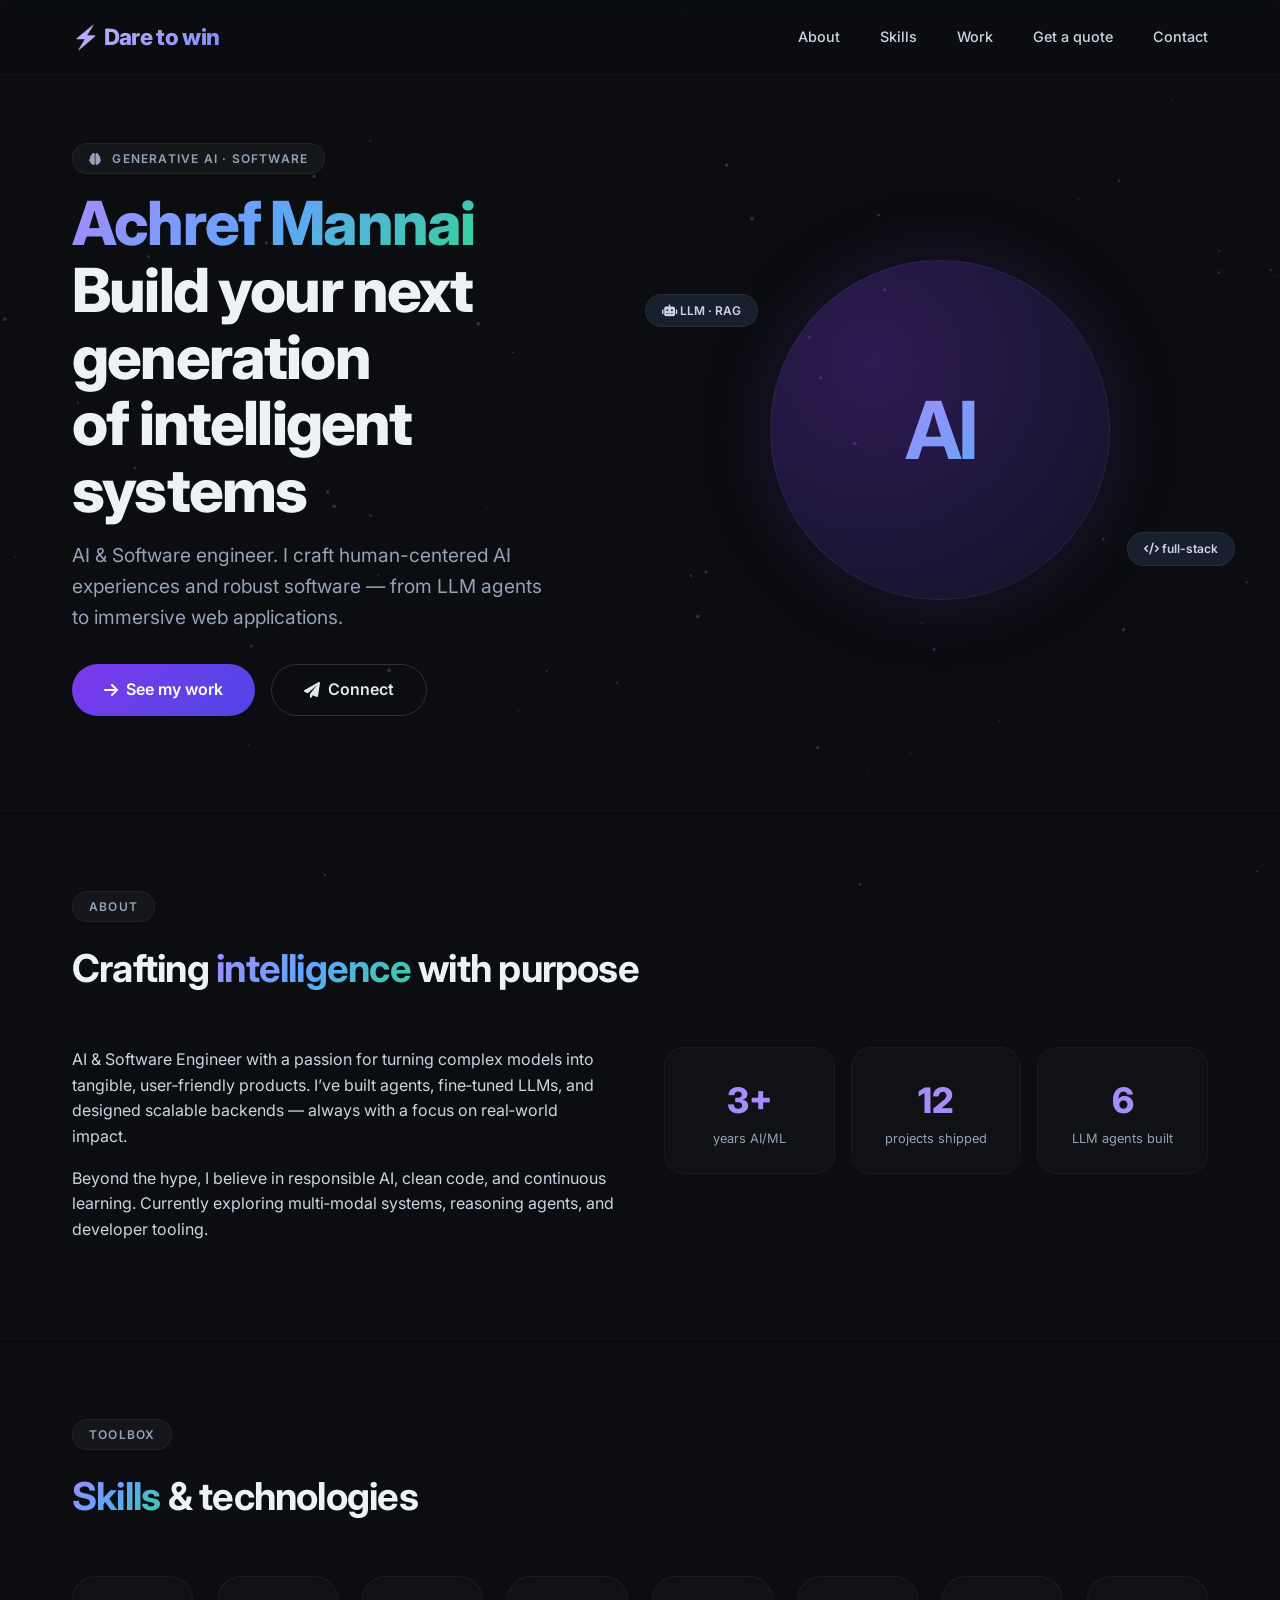
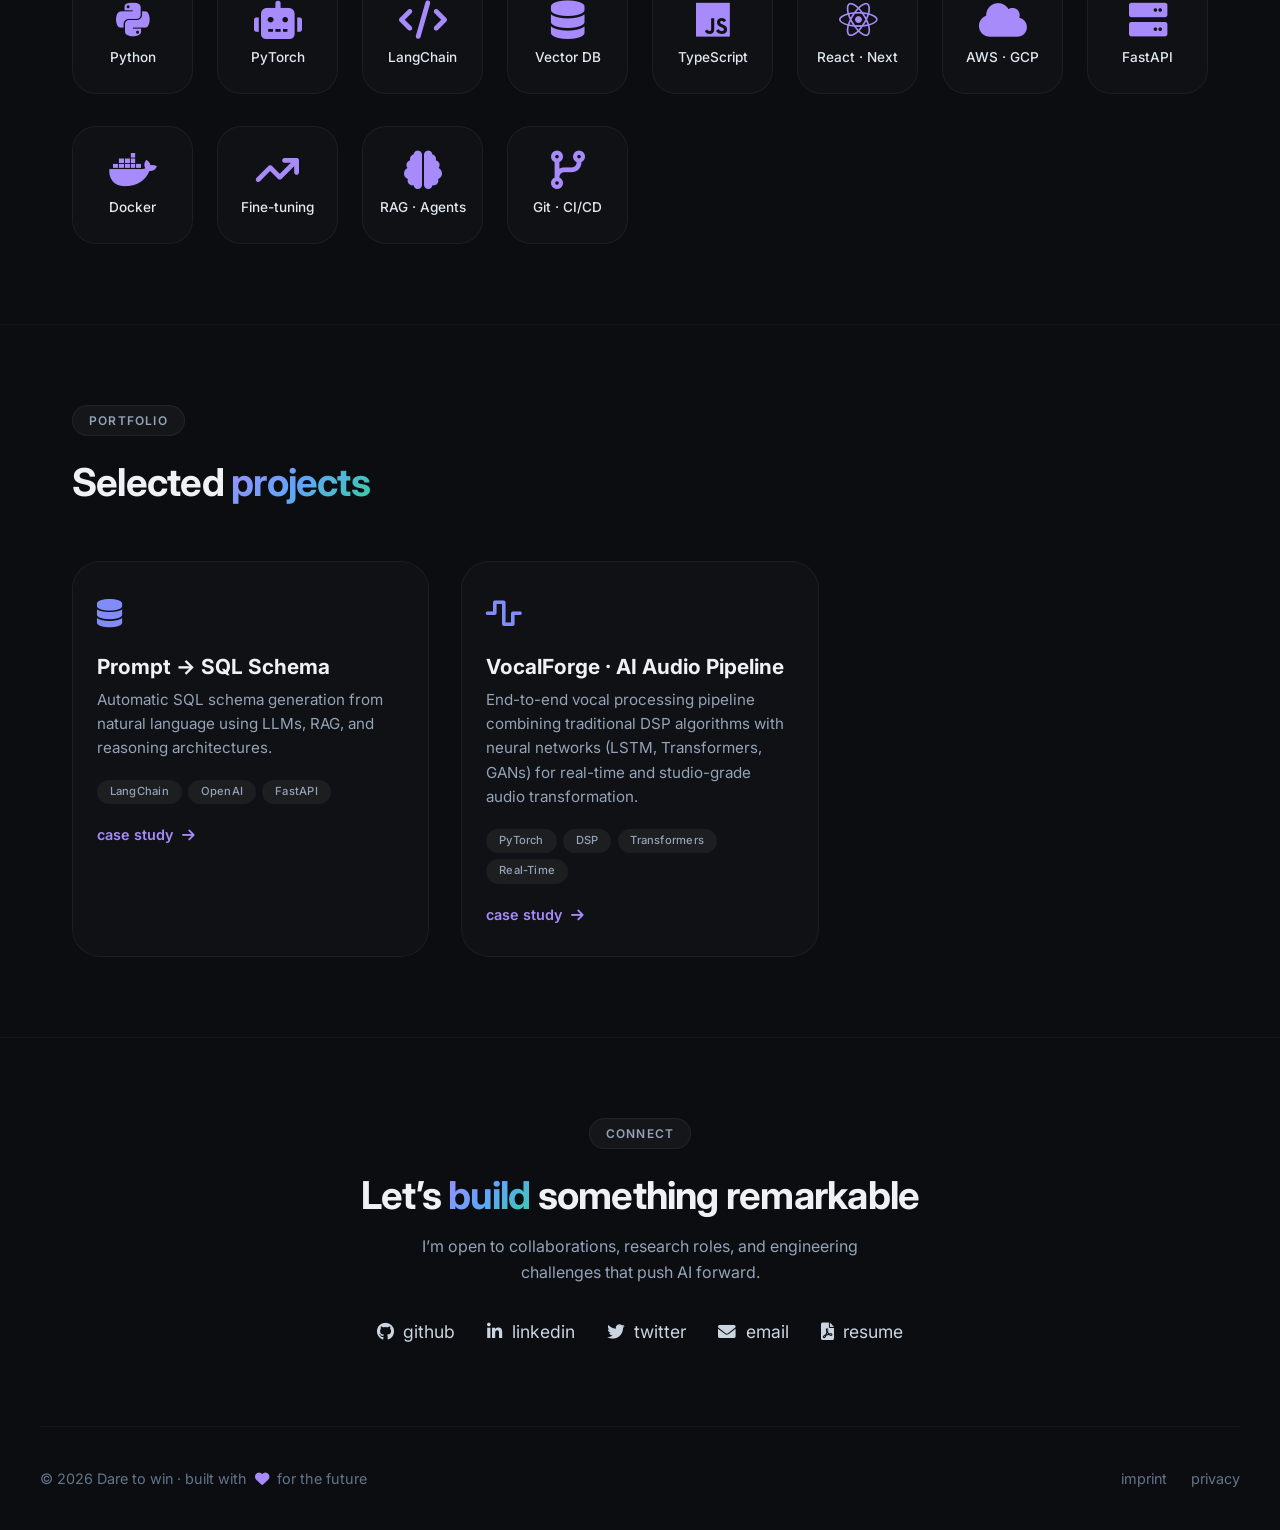
<file: index.html>
<!DOCTYPE html>
<html lang="en">
<head>
    <meta charset="UTF-8">
    <meta name="viewport" content="width=device-width, initial-scale=1.0">
    <title>Achref Mannai · Generative AI & Software Engineer</title>
    <!-- Google tag (gtag.js) -->
    <script async src="https://www.googletagmanager.com/gtag/js?id=G-N3D9GHY493"></script>
    <script>
      window.dataLayer = window.dataLayer || [];
      function gtag(){dataLayer.push(arguments);}
      gtag('js', new Date());
    
      gtag('config', 'G-N3D9GHY493');
    </script>
    <!-- Fonts & Icons -->
    <link rel="preconnect" href="https://fonts.googleapis.com">
    <link rel="preconnect" href="https://fonts.gstatic.com" crossorigin>
    <link href="https://fonts.googleapis.com/css2?family=Inter:opsz,wght@14..32,300;14..32,400;14..32,600;14..32,700;14..32,800&display=swap" rel="stylesheet">
    <link rel="stylesheet" href="https://cdnjs.cloudflare.com/ajax/libs/font-awesome/6.0.0-beta3/css/all.min.css">
    <style>
        * {
            margin: 0;
            padding: 0;
            box-sizing: border-box;
        }

        body {
            background: #0b0d10;
            font-family: 'Inter', -apple-system, BlinkMacSystemFont, sans-serif;
            color: #eef2f6;
            line-height: 1.6;
            overflow-x: hidden;
        }

        .container {
            max-width: 1200px;
            margin: 0 auto;
            padding: 0 2rem;
        }

        /* ---- gradient & glow ---- */
        .glow-text {
            background: linear-gradient(135deg, #a78bfa, #60a5fa, #34d399);
            -webkit-background-clip: text;
            background-clip: text;
            color: transparent;
            display: inline-block;
        }

        .section-badge {
            display: inline-block;
            font-size: 0.75rem;
            font-weight: 600;
            letter-spacing: 0.1em;
            text-transform: uppercase;
            color: #94a3b8;
            background: rgba(255, 255, 255, 0.04);
            padding: 0.3rem 1rem;
            border-radius: 100px;
            border: 1px solid rgba(255, 255, 255, 0.06);
            margin-bottom: 1rem;
        }

        h2 {
            font-size: 2.4rem;
            font-weight: 700;
            letter-spacing: -0.02em;
            margin-bottom: 0.5rem;
        }

        /* ---- header / nav ---- */
        nav {
            position: fixed;
            top: 0;
            left: 0;
            right: 0;
            z-index: 50;
            padding: 1.2rem 0;
            background: rgba(11, 13, 16, 0.7);
            backdrop-filter: blur(16px);
            border-bottom: 1px solid rgba(255, 255, 255, 0.04);
        }

        .nav-inner {
            display: flex;
            justify-content: space-between;
            align-items: center;
        }

        .logo {
            font-weight: 800;
            font-size: 1.4rem;
            letter-spacing: -0.03em;
            background: linear-gradient(135deg, #c4b5fd, #818cf8);
            -webkit-background-clip: text;
            background-clip: text;
            color: transparent;
        }

        .nav-links {
            display: flex;
            gap: 2.5rem;
            list-style: none;
        }

        .nav-links a {
            color: #cbd5e1;
            text-decoration: none;
            font-size: 0.9rem;
            font-weight: 500;
            transition: color 0.2s;
        }

        .nav-links a:hover {
            color: #a78bfa;
        }

        /* ---- hero ---- */
        .hero {
            padding: 8rem 0 5rem;
            min-height: 90vh;
            display: flex;
            align-items: center;
            position: relative;
        }

        .hero-grid {
            display: grid;
            grid-template-columns: 1fr 1fr;
            gap: 4rem;
            align-items: center;
        }

        .hero-content h1 {
            font-size: 3.8rem;
            font-weight: 800;
            line-height: 1.1;
            letter-spacing: -0.03em;
            margin-bottom: 1rem;
        }

        .hero-content p {
            font-size: 1.2rem;
            color: #94a3b8;
            max-width: 480px;
            margin-bottom: 2rem;
        }

        .hero-cta {
            display: flex;
            flex-wrap: wrap;
            gap: 1rem;
        }

        .btn-primary {
            background: linear-gradient(135deg, #7c3aed, #4f46e5);
            border: none;
            padding: 0.75rem 2rem;
            border-radius: 60px;
            font-weight: 600;
            color: white;
            cursor: pointer;
            transition: transform 0.2s, box-shadow 0.2s;
            text-decoration: none;
            display: inline-flex;
            align-items: center;
            gap: 0.5rem;
        }

        .btn-primary:hover {
            transform: translateY(-2px);
            box-shadow: 0 12px 30px -8px rgba(79, 70, 229, 0.4);
        }

        .btn-outline {
            background: transparent;
            border: 1px solid rgba(255, 255, 255, 0.15);
            padding: 0.75rem 2rem;
            border-radius: 60px;
            font-weight: 600;
            color: #e2e8f0;
            cursor: pointer;
            transition: background 0.2s;
            text-decoration: none;
            display: inline-flex;
            align-items: center;
            gap: 0.5rem;
        }

        .btn-outline:hover {
            background: rgba(255, 255, 255, 0.05);
        }

        .hero-visual {
            display: flex;
            justify-content: center;
            align-items: center;
            position: relative;
        }

        .orb {
            width: 340px;
            height: 340px;
            border-radius: 50%;
            background: radial-gradient(circle at 30% 30%, rgba(124, 58, 237, 0.3), rgba(79, 70, 229, 0.1));
            border: 1px solid rgba(255, 255, 255, 0.06);
            display: flex;
            justify-content: center;
            align-items: center;
            animation: float 6s ease-in-out infinite;
            box-shadow: 0 0 80px rgba(124, 58, 237, 0.15);
        }

        .orb-inner {
            font-size: 5rem;
            font-weight: 700;
            background: linear-gradient(135deg, #a78bfa, #60a5fa);
            -webkit-background-clip: text;
            background-clip: text;
            color: transparent;
            letter-spacing: -0.05em;
        }

        @keyframes float {
            0% { transform: translateY(0px); }
            50% { transform: translateY(-18px); }
            100% { transform: translateY(0px); }
        }

        .floating-tag {
            position: absolute;
            background: rgba(30, 41, 59, 0.7);
            backdrop-filter: blur(8px);
            padding: 0.4rem 1rem;
            border-radius: 60px;
            font-size: 0.75rem;
            font-weight: 600;
            border: 1px solid rgba(255, 255, 255, 0.06);
            color: #cbd5e1;
            white-space: nowrap;
        }

        .tag-1 { top: 10%; left: -5%; }
        .tag-2 { bottom: 10%; right: -5%; }

        /* ---- section common ---- */
        section {
            padding: 5rem 0;
            border-top: 1px solid rgba(255, 255, 255, 0.04);
        }

        .section-header {
            margin-bottom: 3rem;
        }

        /* ---- skills grid (icon + label) ---- */
        .skills-grid {
            display: grid;
            grid-template-columns: repeat(auto-fit, minmax(120px, 1fr));
            gap: 2rem 1.5rem;
            margin-top: 1.5rem;
        }

        .skill-item {
            background: rgba(255, 255, 255, 0.02);
            border: 1px solid rgba(255, 255, 255, 0.05);
            border-radius: 24px;
            padding: 1.5rem 0.5rem;
            text-align: center;
            transition: background 0.2s, transform 0.2s;
        }

        .skill-item:hover {
            background: rgba(255, 255, 255, 0.05);
            transform: translateY(-4px);
        }

        .skill-item i {
            font-size: 2.4rem;
            color: #a78bfa;
            margin-bottom: 0.5rem;
        }

        .skill-item span {
            display: block;
            font-size: 0.85rem;
            font-weight: 500;
            color: #e2e8f0;
        }

        /* ---- projects ---- */
        .projects-grid {
            display: grid;
            grid-template-columns: repeat(auto-fill, minmax(280px, 1fr));
            gap: 2rem;
        }

        .project-card {
            background: rgba(255, 255, 255, 0.02);
            border: 1px solid rgba(255, 255, 255, 0.05);
            border-radius: 28px;
            padding: 1.8rem 1.5rem;
            transition: background 0.2s, transform 0.2s, border-color 0.2s;
        }

        .project-card:hover {
            background: rgba(255, 255, 255, 0.04);
            transform: translateY(-6px);
            border-color: rgba(124, 58, 237, 0.3);
        }

        .project-icon {
            font-size: 1.8rem;
            color: #818cf8;
            margin-bottom: 0.8rem;
        }

        .project-card h3 {
            font-size: 1.3rem;
            font-weight: 700;
            margin-bottom: 0.3rem;
        }

        .project-card p {
            color: #94a3b8;
            font-size: 0.95rem;
            margin-bottom: 1.2rem;
        }

        .project-tags {
            display: flex;
            flex-wrap: wrap;
            gap: 0.4rem;
        }

        .project-tags span {
            background: rgba(255, 255, 255, 0.05);
            padding: 0.2rem 0.8rem;
            border-radius: 40px;
            font-size: 0.7rem;
            font-weight: 500;
            color: #94a3b8;
            letter-spacing: 0.02em;
        }

        .project-link {
            display: inline-block;
            margin-top: 1.2rem;
            color: #a78bfa;
            font-weight: 600;
            text-decoration: none;
            font-size: 0.9rem;
            transition: color 0.2s;
        }

        .project-link i {
            margin-left: 0.3rem;
            transition: transform 0.2s;
        }

        .project-link:hover {
            color: #c4b5fd;
        }

        .project-link:hover i {
            transform: translateX(4px);
        }

        /* ---- about / stats ---- */
        .about-grid {
            display: grid;
            grid-template-columns: 1fr 1fr;
            gap: 3rem;
            align-items: start;
        }

        .about-text p {
            color: #cbd5e1;
            margin-bottom: 1rem;
        }

        .stats {
            display: grid;
            grid-template-columns: repeat(3, 1fr);
            gap: 1rem;
        }

        .stat-item {
            background: rgba(255, 255, 255, 0.02);
            border-radius: 20px;
            padding: 1.5rem 0.5rem;
            text-align: center;
            border: 1px solid rgba(255, 255, 255, 0.04);
        }

        .stat-number {
            font-size: 2.2rem;
            font-weight: 800;
            color: #a78bfa;
        }

        .stat-label {
            font-size: 0.8rem;
            color: #94a3b8;
        }

        /* ---- contact ---- */
        .contact-links {
            display: flex;
            gap: 2rem;
            flex-wrap: wrap;
            margin-top: 1.5rem;
        }

        .contact-links a {
            color: #cbd5e1;
            text-decoration: none;
            font-size: 1.1rem;
            display: inline-flex;
            align-items: center;
            gap: 0.6rem;
            transition: color 0.2s;
        }

        .contact-links a:hover {
            color: #a78bfa;
        }

        /* ---- footer ---- */
        .footer {
            padding: 2.5rem 0;
            border-top: 1px solid rgba(255, 255, 255, 0.04);
            display: flex;
            justify-content: space-between;
            align-items: center;
            flex-wrap: wrap;
            gap: 1rem;
            color: #64748b;
            font-size: 0.9rem;
        }

        /* ---- responsive ---- */
        @media (max-width: 900px) {
            .hero-grid {
                grid-template-columns: 1fr;
                text-align: center;
            }
            .hero-content p {
                margin-left: auto;
                margin-right: auto;
            }
            .hero-cta {
                justify-content: center;
            }
            .hero-visual {
                order: -1;
            }
            .orb {
                width: 220px;
                height: 220px;
            }
            .orb-inner {
                font-size: 3rem;
            }
            .tag-1, .tag-2 {
                display: none;
            }
            .about-grid {
                grid-template-columns: 1fr;
            }
            .stats {
                grid-template-columns: repeat(3, 1fr);
            }
            h2 {
                font-size: 2rem;
            }
            .nav-links {
                gap: 1.5rem;
            }
        }

        @media (max-width: 500px) {
            .nav-links {
                gap: 0.8rem;
                font-size: 0.8rem;
            }
            .hero-content h1 {
                font-size: 2.4rem;
            }
            .projects-grid {
                grid-template-columns: 1fr;
            }
        }

        /* small extra glow */
        .glow-border {
            border-image: linear-gradient(135deg, #7c3aed20, #4f46e520) 1;
        }

        ::selection {
            background: #7c3aed;
            color: white;
        }

        /* custom scroll */
        ::-webkit-scrollbar {
            width: 8px;
        }
        ::-webkit-scrollbar-track {
            background: #0b0d10;
        }
        ::-webkit-scrollbar-thumb {
            background: #2d2f3a;
            border-radius: 8px;
        }
        ::-webkit-scrollbar-thumb:hover {
            background: #4f46e5;
        }
    </style>
</head>
<body>
    <nav>
        <div class="container nav-inner">
            <span class="logo">⚡ Dare to win</span>
            <ul class="nav-links">
                <li><a href="#about">About</a></li>
                <li><a href="#skills">Skills</a></li>
                <li><a href="#projects">Work</a></li>
                <li><a href="quote.html">Get a quote</a></li>
                <li><a href="#contact">Contact</a></li>
            </ul>
        </div>
    </nav>

    <!-- HERO -->
    <section class="hero" id="home">
        <div class="container hero-grid">
            <div class="hero-content">
                <span class="section-badge"><i class="fas fa-brain" style="margin-right: 6px;"></i> Generative AI · Software</span>
                <h1>
                    <span class="glow-text">Achref Mannai</span><br>
                    Build your next generation<br>
                    of intelligent systems
                </h1>
                <p>AI & Software engineer. I craft human-centered AI experiences and robust software — from LLM agents to immersive web applications.</p>
                <div class="hero-cta">
                    <a href="#projects" class="btn-primary"><i class="fas fa-arrow-right"></i> See my work</a>
                    <a href="#contact" class="btn-outline"><i class="fas fa-paper-plane"></i> Connect</a>
                </div>
            </div>
            <div class="hero-visual">
                <div class="orb">
                    <span class="orb-inner">AI</span>
                </div>
                <span class="floating-tag tag-1"><i class="fas fa-robot"></i> LLM · RAG</span>
                <span class="floating-tag tag-2"><i class="fas fa-code"></i> full-stack</span>
            </div>
        </div>
    </section>

    <!-- ABOUT -->
    <section id="about">
        <div class="container">
            <div class="section-header">
                <span class="section-badge">about</span>
                <h2>Crafting <span class="glow-text">intelligence</span> with purpose</h2>
            </div>
            <div class="about-grid">
                <div class="about-text">
                    <p>AI & Software Engineer with a passion for turning complex models into tangible, user‑friendly products. I’ve built agents, fine‑tuned LLMs, and designed scalable backends — always with a focus on real‑world impact.</p>
                    <p>Beyond the hype, I believe in responsible AI, clean code, and continuous learning. Currently exploring multi‑modal systems, reasoning agents, and developer tooling.</p>
                </div>
                <div class="stats">
                    <div class="stat-item">
                        <div class="stat-number">3+</div>
                        <div class="stat-label">years AI/ML</div>
                    </div>
                    <div class="stat-item">
                        <div class="stat-number">12</div>
                        <div class="stat-label">projects shipped</div>
                    </div>
                    <div class="stat-item">
                        <div class="stat-number">6</div>
                        <div class="stat-label">LLM agents built</div>
                    </div>
                </div>
            </div>
        </div>
    </section>

    <!-- SKILLS -->
    <section id="skills">
        <div class="container">
            <div class="section-header">
                <span class="section-badge">toolbox</span>
                <h2><span class="glow-text">Skills</span> & technologies</h2>
            </div>
            <div class="skills-grid">
                <div class="skill-item"><i class="fab fa-python"></i><span>Python</span></div>
                <div class="skill-item"><i class="fas fa-robot"></i><span>PyTorch</span></div>
                <div class="skill-item"><i class="fas fa-code"></i><span>LangChain</span></div>
                <div class="skill-item"><i class="fas fa-database"></i><span>Vector DB</span></div>
                <div class="skill-item"><i class="fab fa-js"></i><span>TypeScript</span></div>
                <div class="skill-item"><i class="fab fa-react"></i><span>React · Next</span></div>
                <div class="skill-item"><i class="fas fa-cloud"></i><span>AWS · GCP</span></div>
                <div class="skill-item"><i class="fas fa-server"></i><span>FastAPI</span></div>
                <div class="skill-item"><i class="fab fa-docker"></i><span>Docker</span></div>
                <div class="skill-item"><i class="fas fa-arrow-trend-up"></i><span>Fine-tuning</span></div>
                <div class="skill-item"><i class="fas fa-brain"></i><span>RAG · Agents</span></div>
                <div class="skill-item"><i class="fas fa-code-branch"></i><span>Git · CI/CD</span></div>
            </div>
        </div>
    </section>

    <!-- PROJECTS -->
    <section id="projects">
        <div class="container">
            <div class="section-header">
                <span class="section-badge">portfolio</span>
                <h2>Selected <span class="glow-text">projects</span></h2>
            </div>
            <div class="projects-grid">
                <!-- card 1 -->
                <div class="project-card">
                    <div class="project-icon"><i class="fas fa-database"></i></div>
                    <h3>Prompt → SQL Schema</h3>
                    <p>Automatic SQL schema generation from natural language using LLMs, RAG, and reasoning architectures.</p>
                    <div class="project-tags">
                        <span>LangChain</span><span>OpenAI</span><span>FastAPI</span>
                    </div>
                    <a href="text2sql-schema.html" class="project-link">case study <i class="fas fa-arrow-right"></i></a>
                </div>
                <!-- card 2 -->
                <div class="project-card">
                    <div class="project-icon"><i class="fas fa-wave-square"></i></div>
                    <h3>VocalForge · AI Audio Pipeline</h3>
                    <p>End-to-end vocal processing pipeline combining traditional DSP algorithms with neural networks (LSTM, Transformers, GANs) for real-time and studio-grade audio transformation.</p>
                    <div class="project-tags">
                        <span>PyTorch</span><span>DSP</span><span>Transformers</span><span>Real-Time</span>
                    </div>
                    <a href="ai-vocal-processing.html" class="project-link">case study <i class="fas fa-arrow-right"></i></a>
                </div>
                <!-- card 3 -->
                <!-- <div class="project-card">
                    <div class="project-icon"><i class="fas fa-robot"></i></div>
                    <h3>AgentForge · multi‑agent</h3>
                    <p>Orchestration framework for autonomous AI agents with tool calling, memory, and self‑reflection.</p>
                    <div class="project-tags">
                        <span>OpenAI</span><span>LangGraph</span><span>Docker</span>
                    </div>
                    <a href="#" class="project-link">github <i class="fas fa-arrow-right"></i></a>
                </div> -->
                <!-- card 4 -->
                <!-- <div class="project-card">
                    <div class="project-icon"><i class="fas fa-database"></i></div>
                    <h3>Vectra · vector search</h3>
                    <p>High‑performance similarity search service with hybrid ranking, built for semantic retrieval at scale.</p>
                    <div class="project-tags">
                        <span>Qdrant</span><span>FastAPI</span><span>Pydantic</span>
                    </div>
                    <a href="#" class="project-link">read more <i class="fas fa-arrow-right"></i></a>
                </div> -->
                <!-- card 5 -->
                <!-- <div class="project-card">
                    <div class="project-icon"><i class="fas fa-chart-line"></i></div>
                    <h3>ML observability</h3>
                    <p>Dashboard for monitoring model drift, performance, and data quality in production pipelines.</p>
                    <div class="project-tags">
                        <span>Grafana</span><span>Prometheus</span><span>Python</span>
                    </div>
                    <a href="#" class="project-link">demo <i class="fas fa-arrow-right"></i></a>
                </div> -->
                <!-- card 6 -->
                <!-- <div class="project-card">
                    <div class="project-icon"><i class="fas fa-code"></i></div>
                    <h3>CodeWhisper · AI pair</h3>
                    <p>VS Code extension that provides contextual code suggestions and unit test generation using LLMs.</p>
                    <div class="project-tags">
                        <span>TypeScript</span><span>VSCode API</span><span>OpenAI</span>
                    </div>
                    <a href="#" class="project-link">extension <i class="fas fa-arrow-right"></i></a>
                </div> -->
            </div>
        </div>
    </section>

    <!-- CONTACT -->
    <section id="contact">
        <div class="container" style="text-align: center;">
            <span class="section-badge">connect</span>
            <h2 style="margin-bottom: 0.5rem;">Let’s <span class="glow-text">build</span> something remarkable</h2>
            <p style="color: #94a3b8; max-width: 500px; margin: 0 auto 2rem;">I’m open to collaborations, research roles, and engineering challenges that push AI forward.</p>
            <div class="contact-links" style="justify-content: center;">
                <a href="#"><i class="fab fa-github"></i> github</a>
                <a href="www.linkedin.com/in/achref-manai-75aa0b356"><i class="fab fa-linkedin-in"></i> linkedin</a>
                <a href="#"><i class="fab fa-twitter"></i> twitter</a>
                <a href="mailto:achref.mannai@etudiant-enit.utm.tn"><i class="fas fa-envelope"></i> email</a>
                <a href="#"><i class="fas fa-file-pdf"></i> resume</a>
            </div>
        </div>
    </section>

    <!-- FOOTER -->
    <footer class="container footer">
        <span>© 2026 Dare to win · built with <i class="fas fa-heart" style="color: #a78bfa; margin: 0 4px;"></i> for the future</span>
        <span style="display: flex; gap: 1.5rem;">
            <a href="#" style="color: #64748b; text-decoration: none;">imprint</a>
            <a href="#" style="color: #64748b; text-decoration: none;">privacy</a>
        </span>
    </footer>

    <!-- subtle floating particle effect (simple) -->
    <script>
        (function() {
            const canvas = document.createElement('canvas');
            canvas.style.position = 'fixed';
            canvas.style.top = '0';
            canvas.style.left = '0';
            canvas.style.width = '100%';
            canvas.style.height = '100%';
            canvas.style.pointerEvents = 'none';
            canvas.style.zIndex = '-1';
            document.body.prepend(canvas);
            const ctx = canvas.getContext('2d');

            function resize() {
                canvas.width = window.innerWidth;
                canvas.height = window.innerHeight;
            }
            window.addEventListener('resize', resize);
            resize();

            const particles = [];
            const count = 70;
            for (let i = 0; i < count; i++) {
                particles.push({
                    x: Math.random() * canvas.width,
                    y: Math.random() * canvas.height,
                    r: Math.random() * 1.5 + 0.5,
                    dx: (Math.random() - 0.5) * 0.3,
                    dy: (Math.random() - 0.5) * 0.3,
                });
            }

            function draw() {
                ctx.clearRect(0, 0, canvas.width, canvas.height);
                for (const p of particles) {
                    ctx.beginPath();
                    ctx.arc(p.x, p.y, p.r, 0, Math.PI * 2);
                    ctx.fillStyle = 'rgba(167, 139, 250, 0.25)';
                    ctx.fill();
                    p.x += p.dx;
                    p.y += p.dy;
                    if (p.x < 0 || p.x > canvas.width) p.dx *= -1;
                    if (p.y < 0 || p.y > canvas.height) p.dy *= -1;
                }
                requestAnimationFrame(draw);
            }
            draw();
        })();
    </script>
</body>
</html>
</file>
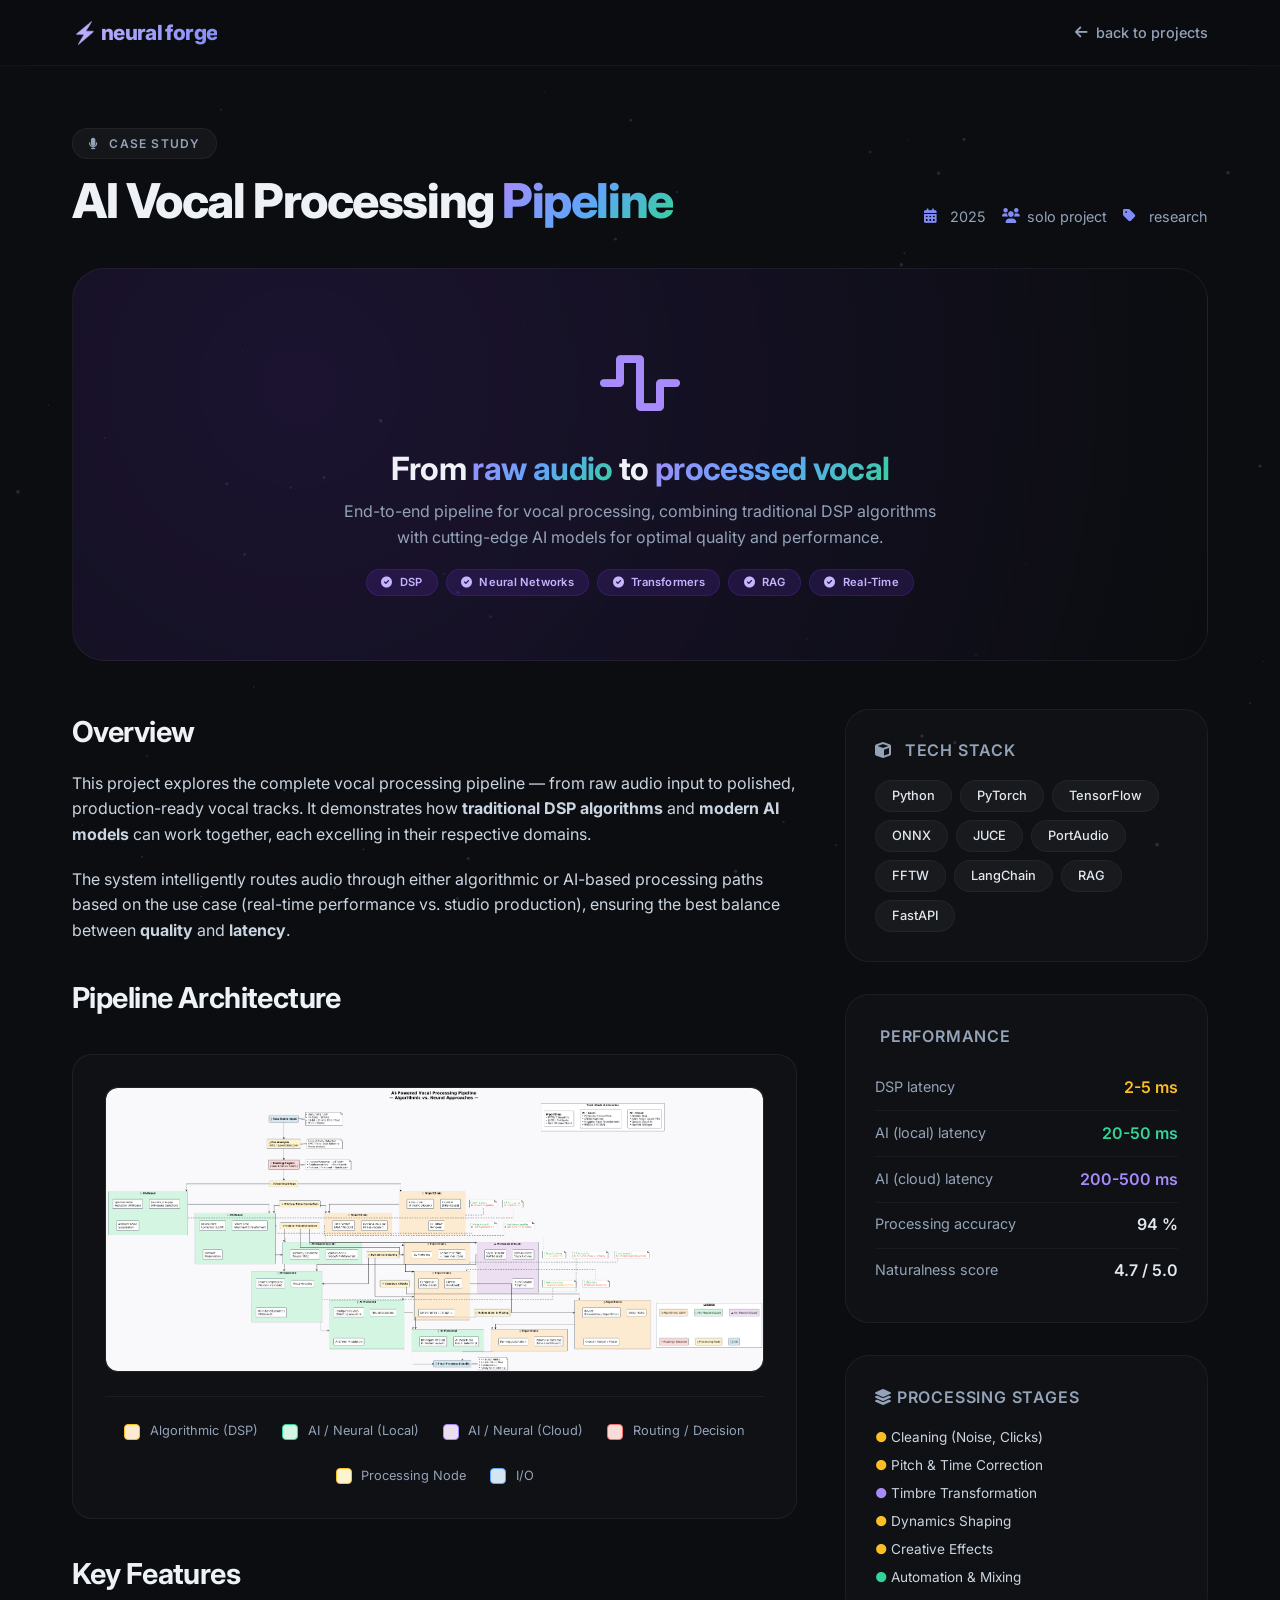
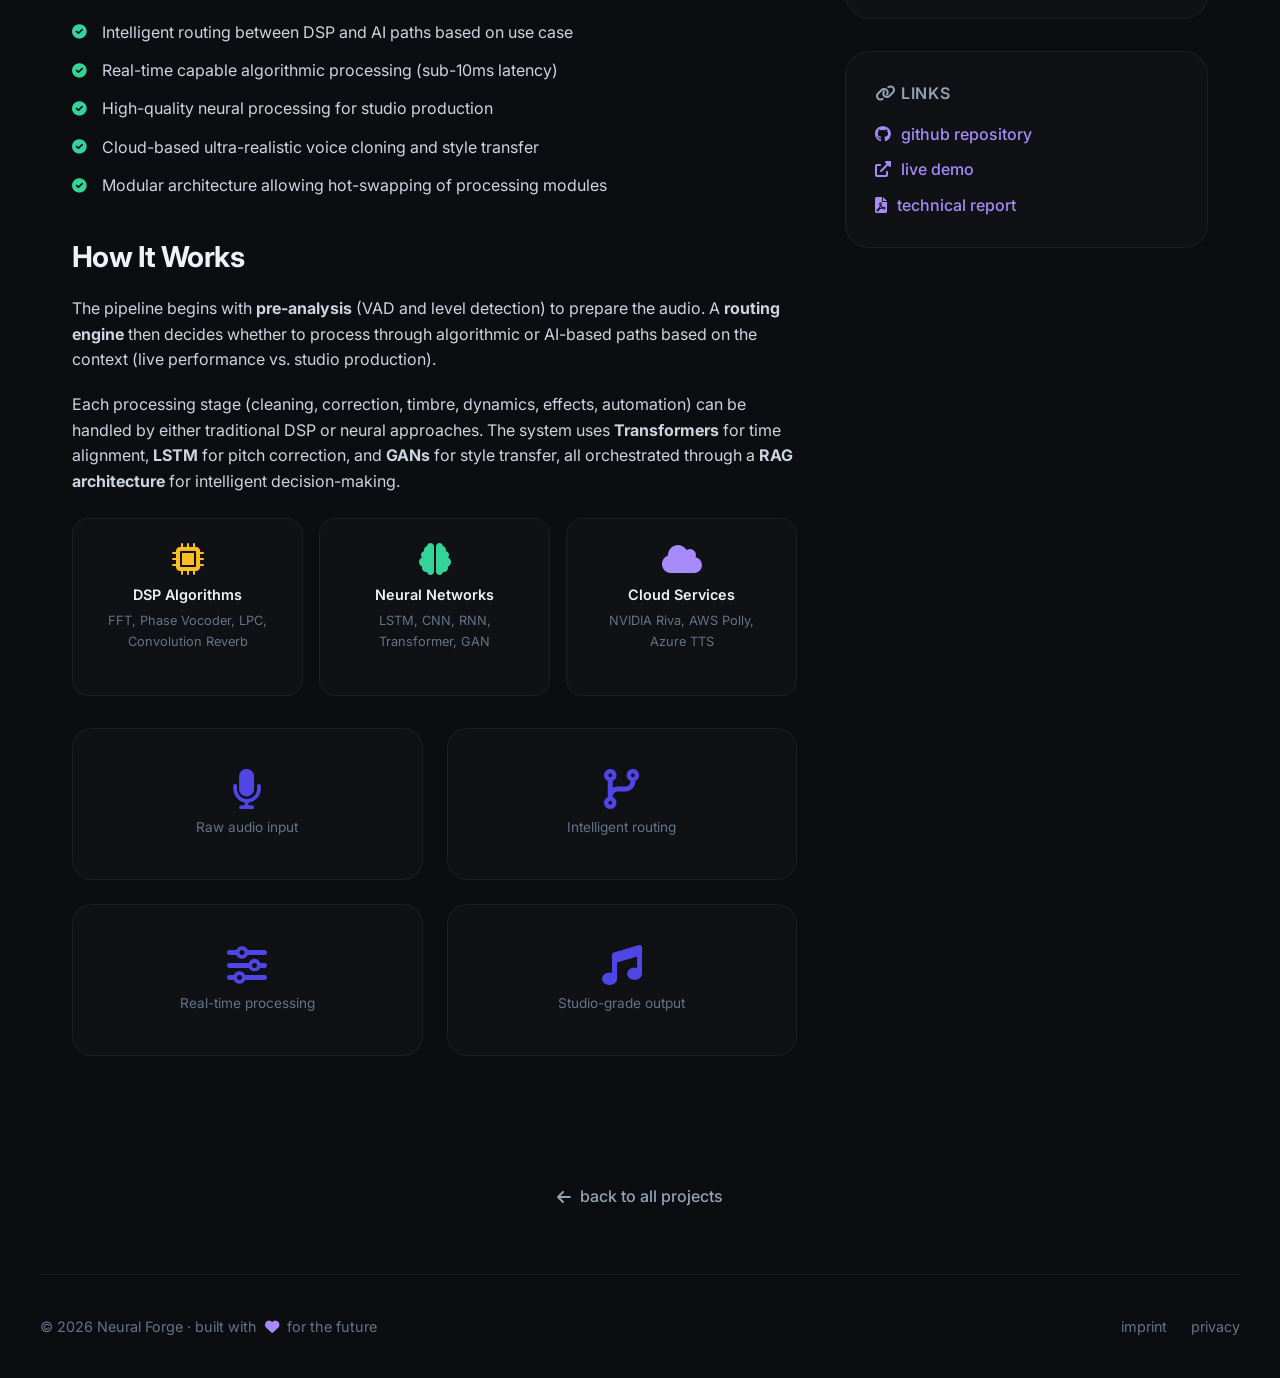
<file: ai-vocal-processing.html>
<!DOCTYPE html>
<html lang="en">
<head>
    <meta charset="UTF-8" />
    <meta name="viewport" content="width=device-width, initial-scale=1.0" />
    <title>AI Vocal Processing · Case Study</title>
    <!-- Fonts & Icons -->
    <link rel="preconnect" href="https://fonts.googleapis.com" />
    <link rel="preconnect" href="https://fonts.gstatic.com" crossorigin />
    <link href="https://fonts.googleapis.com/css2?family=Inter:opsz,wght@14..32,300;14..32,400;14..32,600;14..32,700;14..32,800&display=swap" rel="stylesheet" />
    <link rel="stylesheet" href="https://cdnjs.cloudflare.com/ajax/libs/font-awesome/6.0.0-beta3/css/all.min.css" />
    <link rel="stylesheet" href="vocal-pipeline-diagram.css">
</head>
<body>

    <!-- NAVIGATION -->
    <nav>
        <div class="container nav-inner">
            <a href="index.html" class="logo">⚡ neural forge</a>
            <a href="index.html#projects" class="back-link"><i class="fas fa-arrow-left"></i> back to projects</a>
        </div>
    </nav>

    <!-- CASE STUDY HERO -->
    <section class="case-hero">
        <div class="container">

            <div class="case-header">
                <div>
                    <span class="section-badge"><i class="fas fa-microphone" style="margin-right: 6px;"></i> case study</span>
                    <h1>AI Vocal Processing <span class="glow-text">Pipeline</span></h1>
                </div>
                <div class="case-meta">
                    <span class="case-meta-item"><i class="fas fa-calendar-alt"></i> 2025</span>
                    <span class="case-meta-item"><i class="fas fa-users"></i> solo project</span>
                    <span class="case-meta-item"><i class="fas fa-tag"></i> research</span>
                </div>
            </div>

            <!-- Cover -->
            <div class="cover">
                <div class="icon-big"><i class="fas fa-wave-square"></i></div>
                <h2>From <span class="glow-text">raw audio</span> to <span class="glow-text">processed vocal</span></h2>
                <p>End-to-end pipeline for vocal processing, combining traditional DSP algorithms with cutting-edge AI models for optimal quality and performance.</p>
                <div style="margin-top: 1.2rem; display: flex; flex-wrap: wrap; gap: 0.5rem; justify-content: center;">
                    <span class="badge-tech"><i class="fas fa-check-circle" style="margin-right: 4px;"></i> DSP</span>
                    <span class="badge-tech"><i class="fas fa-check-circle" style="margin-right: 4px;"></i> Neural Networks</span>
                    <span class="badge-tech"><i class="fas fa-check-circle" style="margin-right: 4px;"></i> Transformers</span>
                    <span class="badge-tech"><i class="fas fa-check-circle" style="margin-right: 4px;"></i> RAG</span>
                    <span class="badge-tech"><i class="fas fa-check-circle" style="margin-right: 4px;"></i> Real-Time</span>
                </div>
            </div>

            <!-- CONTENT GRID -->
            <div class="content-grid">
                <!-- main column -->
                <div class="main-col">
                    <h2>Overview</h2>
                    <p>
                        This project explores the complete vocal processing pipeline — from raw audio input to polished, production-ready vocal tracks. It demonstrates how <strong>traditional DSP algorithms</strong> and <strong>modern AI models</strong> can work together, each excelling in their respective domains.
                    </p>
                    <p>
                        The system intelligently routes audio through either algorithmic or AI-based processing paths based on the use case (real-time performance vs. studio production), ensuring the best balance between <strong>quality</strong> and <strong>latency</strong>.
                    </p>

                    <!-- DIAGRAM -->
                    <h2 style="margin-top: 2rem;">Pipeline Architecture</h2>
            <div class="diagram-container">
                <!-- Image avec interactions -->
                <div class="diagram-wrapper">
                    <img 
                        src="vocal-pipeline-diagram.png" 
                        alt="AI-Powered Vocal Processing Pipeline" 
                        class="diagram-image"
                        id="pipelineDiagram"
                        loading="lazy"
                    />
                    <div class="diagram-overlay">
                        <span class="zoom-hint"><i class="fas fa-search-plus"></i> Click to enlarge</span>
                    </div>
                </div>
            
                <!-- Legend under diagram -->
                <div class="diagram-legend">
                    <span class="diagram-legend-item"><span class="color-box color-algo"></span> Algorithmic (DSP)</span>
                    <span class="diagram-legend-item"><span class="color-box color-ai-local"></span> AI / Neural (Local)</span>
                    <span class="diagram-legend-item"><span class="color-box color-ai-cloud"></span> AI / Neural (Cloud)</span>
                    <span class="diagram-legend-item"><span class="color-box color-routing"></span> Routing / Decision</span>
                    <span class="diagram-legend-item"><span class="color-box color-node"></span> Processing Node</span>
                    <span class="diagram-legend-item"><span class="color-box color-io"></span> I/O</span>
                </div>
            </div>
            
            <!-- Modal pour l'image en plein écran -->
            <div class="modal-overlay" id="imageModal">
                <span class="modal-close" id="modalClose"><i class="fas fa-times"></i></span>
                <img src="vocal-pipeline-diagram.png" alt="AI-Powered Vocal Processing Pipeline" class="modal-image" />
            </div>
            
            <style>
                /* ===== DIAGRAM WRAPPER ===== */
                .diagram-wrapper {
                    position: relative;
                    overflow: hidden;
                    border-radius: 12px;
                    cursor: pointer;
                    background: rgba(255, 255, 255, 0.02);
                    border: 1px solid rgba(255, 255, 255, 0.06);
                }
            
                .diagram-image {
                    width: 100%;
                    height: auto;
                    display: block;
                    transition: transform 0.4s cubic-bezier(0.25, 0.46, 0.45, 0.94);
                    transform: scale(1);
                    transform-origin: center center;
                }
            
                /* Effet de zoom au survol */
                .diagram-wrapper:hover .diagram-image {
                    transform: scale(1.05);
                }
            
                /* Overlay avec hint */
                .diagram-overlay {
                    position: absolute;
                    bottom: 0;
                    left: 0;
                    right: 0;
                    padding: 2rem 1rem 1.5rem;
                    background: linear-gradient(transparent, rgba(11, 13, 16, 0.85));
                    opacity: 0;
                    transition: opacity 0.3s ease;
                    pointer-events: none;
                }
            
                .diagram-wrapper:hover .diagram-overlay {
                    opacity: 1;
                }
            
                .zoom-hint {
                    display: inline-flex;
                    align-items: center;
                    gap: 0.6rem;
                    color: #eef2f6;
                    font-size: 0.85rem;
                    font-weight: 500;
                    background: rgba(124, 58, 237, 0.25);
                    backdrop-filter: blur(8px);
                    padding: 0.5rem 1.2rem;
                    border-radius: 40px;
                    border: 1px solid rgba(124, 58, 237, 0.3);
                    letter-spacing: 0.02em;
                }
            
                .zoom-hint i {
                    color: #a78bfa;
                    font-size: 0.9rem;
                }
            
                /* ===== MODAL / FULLSCREEN OVERLAY ===== */
                .modal-overlay {
                    display: none;
                    position: fixed;
                    top: 0;
                    left: 0;
                    right: 0;
                    bottom: 0;
                    z-index: 1000;
                    background: rgba(0, 0, 0, 0.92);
                    backdrop-filter: blur(20px);
                    justify-content: center;
                    align-items: center;
                    padding: 2rem;
                    animation: modalFadeIn 0.3s ease;
                }
            
                .modal-overlay.active {
                    display: flex;
                }
            
                .modal-image {
                    max-width: 100%;
                    max-height: 90vh;
                    object-fit: contain;
                    border-radius: 12px;
                    box-shadow: 0 20px 60px rgba(0, 0, 0, 0.6);
                    animation: modalZoomIn 0.35s cubic-bezier(0.25, 0.46, 0.45, 0.94);
                    user-select: none;
                }
            
                .modal-close {
                    position: fixed;
                    top: 2rem;
                    right: 2.5rem;
                    color: #94a3b8;
                    font-size: 2rem;
                    cursor: pointer;
                    transition: color 0.2s, transform 0.2s;
                    width: 48px;
                    height: 48px;
                    display: flex;
                    align-items: center;
                    justify-content: center;
                    border-radius: 50%;
                    background: rgba(255, 255, 255, 0.05);
                    border: 1px solid rgba(255, 255, 255, 0.08);
                }
            
                .modal-close:hover {
                    color: #eef2f6;
                    transform: rotate(90deg);
                    background: rgba(239, 68, 68, 0.15);
                    border-color: rgba(239, 68, 68, 0.3);
                }
            
                /* ===== ANIMATIONS ===== */
                @keyframes modalFadeIn {
                    from {
                        opacity: 0;
                    }
                    to {
                        opacity: 1;
                    }
                }
            
                @keyframes modalZoomIn {
                    from {
                        opacity: 0;
                        transform: scale(0.85);
                    }
                    to {
                        opacity: 1;
                        transform: scale(1);
                    }
                }
            
                /* ===== RESPONSIVE ===== */
                @media (max-width: 768px) {
                    .zoom-hint {
                        font-size: 0.7rem;
                        padding: 0.35rem 1rem;
                    }
            
                    .modal-close {
                        top: 1rem;
                        right: 1.5rem;
                        font-size: 1.5rem;
                        width: 40px;
                        height: 40px;
                    }
            
                    .modal-overlay {
                        padding: 1rem;
                    }
                }
            </style>
            
            <script>
                (function() {
                    const diagramImg = document.getElementById('pipelineDiagram');
                    const modal = document.getElementById('imageModal');
                    const modalClose = document.getElementById('modalClose');
            
                    // Ouvrir le modal au clic sur l'image
                    diagramImg.addEventListener('click', function() {
                        modal.classList.add('active');
                        document.body.style.overflow = 'hidden';
                    });
            
                    // Fermer le modal
                    function closeModal() {
                        modal.classList.remove('active');
                        document.body.style.overflow = '';
                    }
            
                    modalClose.addEventListener('click', closeModal);
            
                    // Fermer en cliquant sur le fond (hors image)
                    modal.addEventListener('click', function(e) {
                        if (e.target === modal) {
                            closeModal();
                        }
                    });
            
                    // Fermer avec la touche Echap
                    document.addEventListener('keydown', function(e) {
                        if (e.key === 'Escape' && modal.classList.contains('active')) {
                            closeModal();
                        }
                    });
            
                    // Empêcher le défilement du fond pendant le zoom
                    modal.addEventListener('wheel', function(e) {
                        e.stopPropagation();
                    }, { passive: true });
                })();
            </script>

                    <h2 style="margin-top: 2rem;">Key Features</h2>
                    <ul>
                        <li><i class="fas fa-check-circle"></i> Intelligent routing between DSP and AI paths based on use case</li>
                        <li><i class="fas fa-check-circle"></i> Real-time capable algorithmic processing (sub-10ms latency)</li>
                        <li><i class="fas fa-check-circle"></i> High-quality neural processing for studio production</li>
                        <li><i class="fas fa-check-circle"></i> Cloud-based ultra-realistic voice cloning and style transfer</li>
                        <li><i class="fas fa-check-circle"></i> Modular architecture allowing hot-swapping of processing modules</li>
                    </ul>

                    <h2 style="margin-top: 1.8rem;">How It Works</h2>
                    <p>
                        The pipeline begins with <strong>pre-analysis</strong> (VAD and level detection) to prepare the audio. A <strong>routing engine</strong> then decides whether to process through algorithmic or AI-based paths based on the context (live performance vs. studio production).
                    </p>
                    <p>
                        Each processing stage (cleaning, correction, timbre, dynamics, effects, automation) can be handled by either traditional DSP or neural approaches. The system uses <strong>Transformers</strong> for time alignment, <strong>LSTM</strong> for pitch correction, and <strong>GANs</strong> for style transfer, all orchestrated through a <strong>RAG architecture</strong> for intelligent decision-making.
                    </p>

                    <!-- Architecture Cards -->
                    <div class="tech-architecture-grid">
                        <div class="tech-architecture-card">
                            <i class="fas fa-microchip" style="color: #fbbf24;"></i>
                            <h4>DSP Algorithms</h4>
                            <p>FFT, Phase Vocoder, LPC, Convolution Reverb</p>
                        </div>
                        <div class="tech-architecture-card">
                            <i class="fas fa-brain" style="color: #34d399;"></i>
                            <h4>Neural Networks</h4>
                            <p>LSTM, CNN, RNN, Transformer, GAN</p>
                        </div>
                        <div class="tech-architecture-card">
                            <i class="fas fa-cloud" style="color: #a78bfa;"></i>
                            <h4>Cloud Services</h4>
                            <p>NVIDIA Riva, AWS Polly, Azure TTS</p>
                        </div>
                    </div>

                    <!-- Gallery -->
                    <div class="gallery">
                        <div class="gallery-item">
                            <i class="fas fa-microphone"></i>
                            <span>Raw audio input</span>
                        </div>
                        <div class="gallery-item">
                            <i class="fas fa-code-branch"></i>
                            <span>Intelligent routing</span>
                        </div>
                        <div class="gallery-item">
                            <i class="fas fa-sliders-h"></i>
                            <span>Real-time processing</span>
                        </div>
                        <div class="gallery-item">
                            <i class="fas fa-music"></i>
                            <span>Studio-grade output</span>
                        </div>
                    </div>
                </div>

                <!-- SIDEBAR -->
                <div class="sidebar">
                    <div class="sidebar-card">
                        <h3><i class="fas fa-cube" style="margin-right: 8px;"></i> tech stack</h3>
                        <div class="tech-list">
                            <span>Python</span>
                            <span>PyTorch</span>
                            <span>TensorFlow</span>
                            <span>ONNX</span>
                            <span>JUCE</span>
                            <span>PortAudio</span>
                            <span>FFTW</span>
                            <span>LangChain</span>
                            <span>RAG</span>
                            <span>FastAPI</span>
                        </div>
                    </div>

                    <div class="sidebar-card">
                        <h3><i class="fas fa-chart-simple"></i> performance</h3>
                        <div class="stat-row">
                            <span class="label">DSP latency</span>
                            <span class="value" style="color: #fbbf24;">2-5 ms</span>
                        </div>
                        <div class="stat-row">
                            <span class="label">AI (local) latency</span>
                            <span class="value" style="color: #34d399;">20-50 ms</span>
                        </div>
                        <div class="stat-row">
                            <span class="label">AI (cloud) latency</span>
                            <span class="value" style="color: #a78bfa;">200-500 ms</span>
                        </div>
                        <div class="stat-row">
                            <span class="label">Processing accuracy</span>
                            <span class="value">94 %</span>
                        </div>
                        <div class="stat-row">
                            <span class="label">Naturalness score</span>
                            <span class="value">4.7 / 5.0</span>
                        </div>
                    </div>

                    <div class="sidebar-card">
                        <h3><i class="fas fa-layer-group"></i> processing stages</h3>
                        <div style="display: flex; flex-direction: column; gap: 0.4rem; font-size: 0.85rem; color: #cbd5e1;">
                            <span><span style="color: #fbbf24;">●</span> Cleaning (Noise, Clicks)</span>
                            <span><span style="color: #fbbf24;">●</span> Pitch & Time Correction</span>
                            <span><span style="color: #a78bfa;">●</span> Timbre Transformation</span>
                            <span><span style="color: #fbbf24;">●</span> Dynamics Shaping</span>
                            <span><span style="color: #fbbf24;">●</span> Creative Effects</span>
                            <span><span style="color: #34d399;">●</span> Automation & Mixing</span>
                        </div>
                    </div>

                    <div class="sidebar-card">
                        <h3><i class="fas fa-link"></i> links</h3>
                        <div style="display: flex; flex-direction: column; gap: 0.6rem;">
                            <a href="#" style="color: #a78bfa; text-decoration: none; font-weight: 500;"><i class="fab fa-github" style="margin-right: 6px;"></i> github repository</a>
                            <a href="#" style="color: #a78bfa; text-decoration: none; font-weight: 500;"><i class="fas fa-external-link-alt" style="margin-right: 6px;"></i> live demo</a>
                            <a href="#" style="color: #a78bfa; text-decoration: none; font-weight: 500;"><i class="fas fa-file-pdf" style="margin-right: 6px;"></i> technical report</a>
                        </div>
                    </div>
                </div>
            </div>

            <!-- back link -->
            <div class="back-section">
                <a href="index.html#projects"><i class="fas fa-arrow-left"></i> back to all projects</a>
            </div>

        </div>
    </section>

    <!-- FOOTER -->
    <footer class="container footer">
        <span>© 2026 Neural Forge · built with <i class="fas fa-heart" style="color: #a78bfa; margin: 0 4px;"></i> for the future</span>
        <span style="display: flex; gap: 1.5rem;">
            <a href="#" style="color: #64748b; text-decoration: none;">imprint</a>
            <a href="#" style="color: #64748b; text-decoration: none;">privacy</a>
        </span>
    </footer>

    <!-- particles -->
    <script>
        (function() {
            const canvas = document.createElement('canvas');
            canvas.style.position = 'fixed';
            canvas.style.top = '0';
            canvas.style.left = '0';
            canvas.style.width = '100%';
            canvas.style.height = '100%';
            canvas.style.pointerEvents = 'none';
            canvas.style.zIndex = '-1';
            document.body.prepend(canvas);
            const ctx = canvas.getContext('2d');

            function resize() {
                canvas.width = window.innerWidth;
                canvas.height = window.innerHeight;
            }
            window.addEventListener('resize', resize);
            resize();

            const particles = [];
            const count = 70;
            for (let i = 0; i < count; i++) {
                particles.push({
                    x: Math.random() * canvas.width,
                    y: Math.random() * canvas.height,
                    r: Math.random() * 1.5 + 0.5,
                    dx: (Math.random() - 0.5) * 0.3,
                    dy: (Math.random() - 0.5) * 0.3,
                });
            }

            function draw() {
                ctx.clearRect(0, 0, canvas.width, canvas.height);
                for (const p of particles) {
                    ctx.beginPath();
                    ctx.arc(p.x, p.y, p.r, 0, Math.PI * 2);
                    ctx.fillStyle = 'rgba(167, 139, 250, 0.2)';
                    ctx.fill();
                    p.x += p.dx;
                    p.y += p.dy;
                    if (p.x < 0 || p.x > canvas.width) p.dx *= -1;
                    if (p.y < 0 || p.y > canvas.height) p.dy *= -1;
                }
                requestAnimationFrame(draw);
            }
            draw();
        })();
    </script>

</body>
</html>
</file>
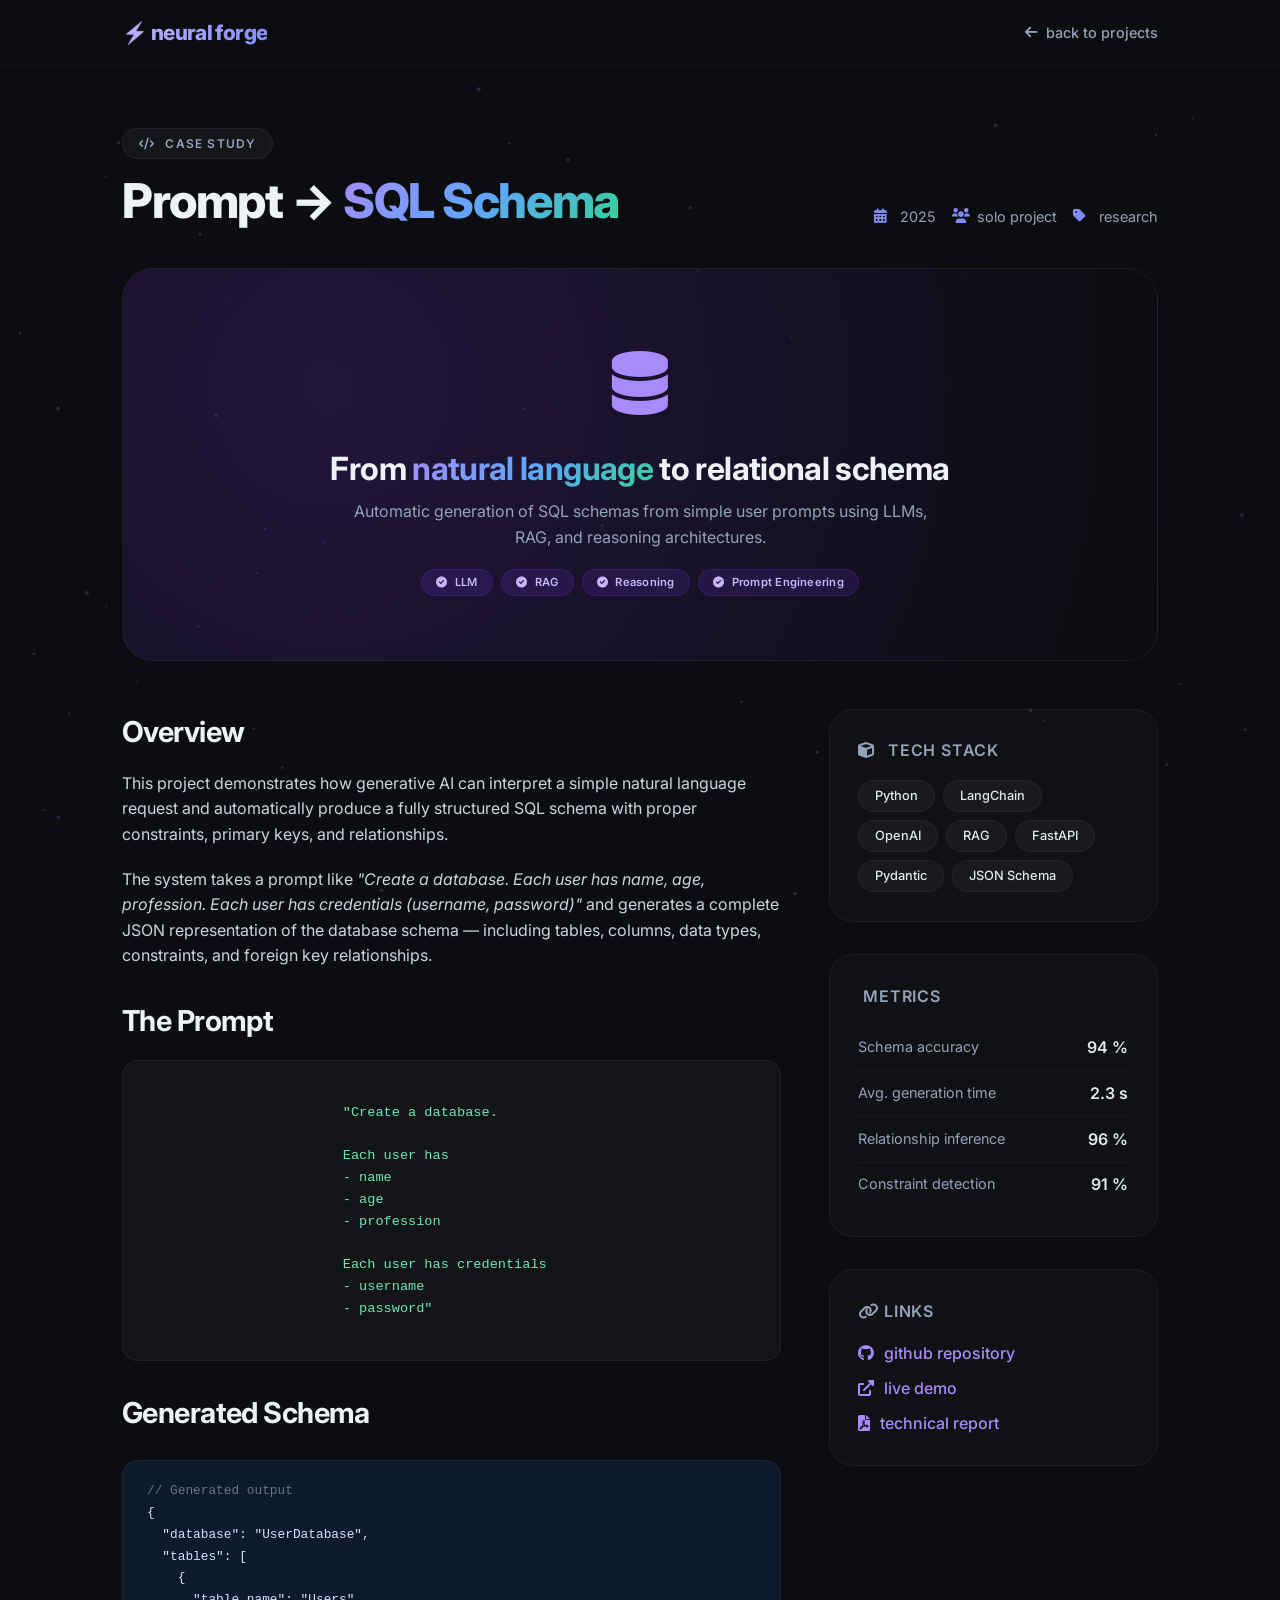
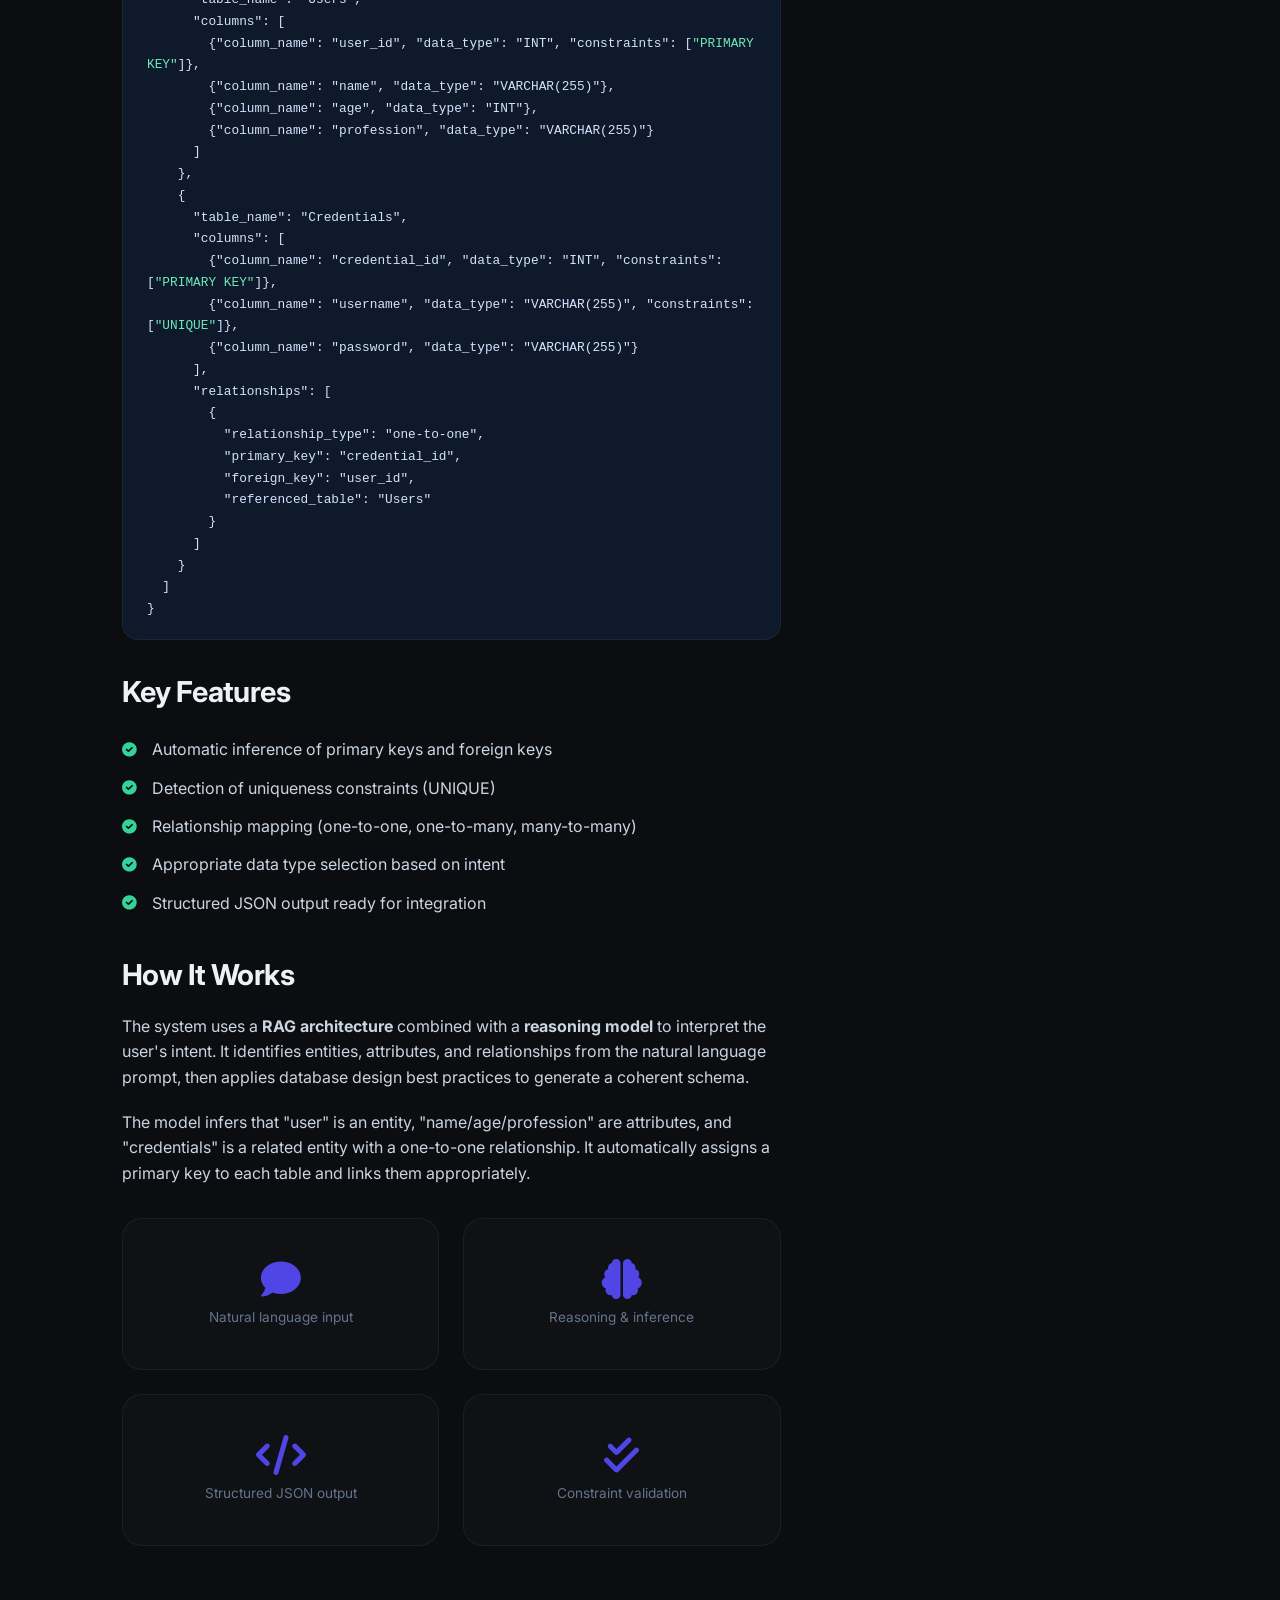
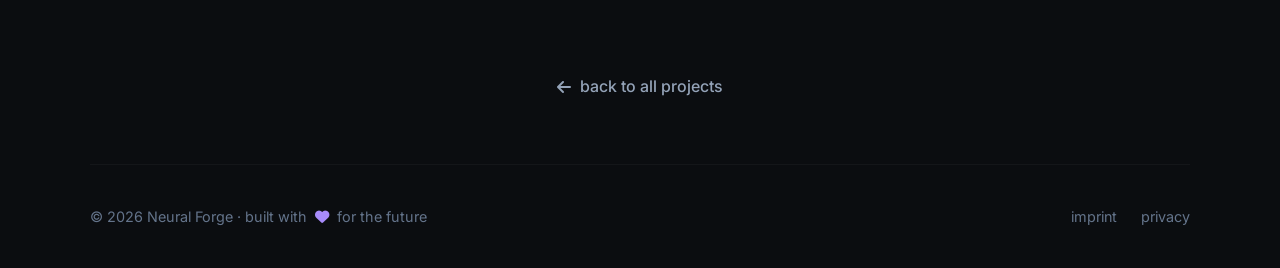
<file: case-docmind.html>
<!DOCTYPE html>
<html lang="en">
<head>
    <meta charset="UTF-8" />
    <meta name="viewport" content="width=device-width, initial-scale=1.0" />
    <title>Prompt to SQL · Case Study</title>
    <!-- Fonts & Icons -->
    <link rel="preconnect" href="https://fonts.googleapis.com" />
    <link rel="preconnect" href="https://fonts.gstatic.com" crossorigin />
    <link href="https://fonts.googleapis.com/css2?family=Inter:opsz,wght@14..32,300;14..32,400;14..32,600;14..32,700;14..32,800&display=swap" rel="stylesheet" />
    <link rel="stylesheet" href="https://cdnjs.cloudflare.com/ajax/libs/font-awesome/6.0.0-beta3/css/all.min.css" />
    <style>
        * {
            margin: 0;
            padding: 0;
            box-sizing: border-box;
        }

        body {
            background: #0b0d10;
            font-family: 'Inter', -apple-system, BlinkMacSystemFont, sans-serif;
            color: #eef2f6;
            line-height: 1.6;
            overflow-x: hidden;
        }

        .container {
            max-width: 1100px;
            margin: 0 auto;
            padding: 0 2rem;
        }

        .glow-text {
            background: linear-gradient(135deg, #a78bfa, #60a5fa, #34d399);
            -webkit-background-clip: text;
            background-clip: text;
            color: transparent;
            display: inline-block;
        }

        .section-badge {
            display: inline-block;
            font-size: 0.75rem;
            font-weight: 600;
            letter-spacing: 0.1em;
            text-transform: uppercase;
            color: #94a3b8;
            background: rgba(255, 255, 255, 0.04);
            padding: 0.3rem 1rem;
            border-radius: 100px;
            border: 1px solid rgba(255, 255, 255, 0.06);
            margin-bottom: 1rem;
        }

        .badge-tech {
            background: rgba(124, 58, 237, 0.15);
            color: #c4b5fd;
            padding: 0.2rem 0.9rem;
            border-radius: 40px;
            font-size: 0.7rem;
            font-weight: 600;
            border: 1px solid rgba(124, 58, 237, 0.2);
            letter-spacing: 0.02em;
        }

        h1 {
            font-size: 3rem;
            font-weight: 800;
            letter-spacing: -0.03em;
            line-height: 1.1;
        }

        h2 {
            font-size: 1.8rem;
            font-weight: 700;
            letter-spacing: -0.02em;
            margin-bottom: 1rem;
        }

        h3 {
            font-size: 1.2rem;
            font-weight: 600;
            margin-bottom: 0.5rem;
        }

        p {
            color: #cbd5e1;
        }

        nav {
            position: fixed;
            top: 0;
            left: 0;
            right: 0;
            z-index: 50;
            padding: 1rem 0;
            background: rgba(11, 13, 16, 0.7);
            backdrop-filter: blur(16px);
            border-bottom: 1px solid rgba(255, 255, 255, 0.04);
        }

        .nav-inner {
            display: flex;
            justify-content: space-between;
            align-items: center;
        }

        .logo {
            font-weight: 800;
            font-size: 1.3rem;
            letter-spacing: -0.03em;
            background: linear-gradient(135deg, #c4b5fd, #818cf8);
            -webkit-background-clip: text;
            background-clip: text;
            color: transparent;
            text-decoration: none;
        }

        .back-link {
            color: #94a3b8;
            text-decoration: none;
            font-size: 0.9rem;
            font-weight: 500;
            display: inline-flex;
            align-items: center;
            gap: 0.5rem;
            transition: color 0.2s;
        }

        .back-link:hover {
            color: #a78bfa;
        }

        .case-hero {
            padding: 8rem 0 3rem;
        }

        .case-header {
            display: flex;
            flex-wrap: wrap;
            justify-content: space-between;
            align-items: flex-end;
            gap: 2rem;
            margin-bottom: 2.5rem;
        }

        .case-meta {
            display: flex;
            flex-wrap: wrap;
            gap: 1rem;
        }

        .case-meta-item {
            display: flex;
            align-items: center;
            gap: 0.4rem;
            color: #94a3b8;
            font-size: 0.9rem;
        }

        .case-meta-item i {
            color: #818cf8;
            width: 1.2rem;
        }

        .cover {
            background: radial-gradient(circle at 20% 30%, rgba(124, 58, 237, 0.2), rgba(11, 13, 16, 0.9));
            border: 1px solid rgba(255, 255, 255, 0.06);
            border-radius: 32px;
            padding: 4rem 2rem;
            text-align: center;
            margin-bottom: 3rem;
            position: relative;
            overflow: hidden;
        }

        .cover .icon-big {
            font-size: 4rem;
            color: #a78bfa;
            margin-bottom: 0.5rem;
        }

        .cover h2 {
            font-size: 2rem;
            margin-bottom: 0.3rem;
        }

        .cover p {
            max-width: 600px;
            margin: 0 auto;
            color: #94a3b8;
        }

        .content-grid {
            display: grid;
            grid-template-columns: 2fr 1fr;
            gap: 3rem;
            margin: 3rem 0;
        }

        .main-col p {
            margin-bottom: 1.2rem;
        }

        .main-col ul {
            list-style: none;
            margin: 1rem 0 1.5rem;
        }

        .main-col ul li {
            padding: 0.4rem 0;
            display: flex;
            align-items: center;
            gap: 0.7rem;
            color: #cbd5e1;
        }

        .main-col ul li i {
            color: #34d399;
            font-size: 0.9rem;
            width: 1.2rem;
        }

        .sidebar {
            display: flex;
            flex-direction: column;
            gap: 2rem;
        }

        .sidebar-card {
            background: rgba(255, 255, 255, 0.02);
            border: 1px solid rgba(255, 255, 255, 0.05);
            border-radius: 24px;
            padding: 1.8rem;
        }

        .sidebar-card h3 {
            font-size: 1rem;
            text-transform: uppercase;
            letter-spacing: 0.05em;
            color: #94a3b8;
            margin-bottom: 1rem;
        }

        .sidebar-card .tech-list {
            display: flex;
            flex-wrap: wrap;
            gap: 0.5rem;
        }

        .sidebar-card .tech-list span {
            background: rgba(255, 255, 255, 0.04);
            padding: 0.3rem 1rem;
            border-radius: 40px;
            font-size: 0.8rem;
            font-weight: 500;
            color: #e2e8f0;
            border: 1px solid rgba(255, 255, 255, 0.04);
        }

        .stat-row {
            display: flex;
            justify-content: space-between;
            padding: 0.6rem 0;
            border-bottom: 1px solid rgba(255, 255, 255, 0.04);
        }

        .stat-row:last-child {
            border-bottom: none;
        }

        .stat-row .label {
            color: #94a3b8;
            font-size: 0.9rem;
        }

        .stat-row .value {
            font-weight: 600;
            color: #e2e8f0;
        }

        .sql-preview {
            background: #0e1a2b;
            border-radius: 16px;
            padding: 1.2rem 1.5rem;
            overflow-x: auto;
            margin: 1.5rem 0;
            border: 1px solid rgba(255, 255, 255, 0.05);
            font-family: 'JetBrains Mono', 'Fira Code', monospace;
            font-size: 0.8rem;
            line-height: 1.7;
            color: #d4e2ff;
        }

        .sql-preview .key { color: #f472b6; }
        .sql-preview .string { color: #6ee7b7; }
        .sql-preview .comment { color: #64748b; }
        .sql-preview .keyword { color: #818cf8; }

        .prompt-box {
            background: rgba(255, 255, 255, 0.03);
            border: 1px solid rgba(255, 255, 255, 0.06);
            border-radius: 16px;
            padding: 1.2rem 1.5rem;
            margin: 1rem 0;
            font-family: 'JetBrains Mono', 'Fira Code', monospace;
            font-size: 0.85rem;
            color: #cbd5e1;
            white-space: pre-wrap;
        }

        .gallery {
            display: grid;
            grid-template-columns: 1fr 1fr;
            gap: 1.5rem;
            margin: 2rem 0;
        }

        .gallery-item {
            background: rgba(255, 255, 255, 0.02);
            border: 1px solid rgba(255, 255, 255, 0.05);
            border-radius: 20px;
            padding: 2.5rem 1rem;
            text-align: center;
            color: #64748b;
            font-size: 0.85rem;
            transition: background 0.2s;
            min-height: 140px;
            display: flex;
            flex-direction: column;
            justify-content: center;
            align-items: center;
        }

        .gallery-item i {
            font-size: 2.5rem;
            color: #4f46e5;
            margin-bottom: 0.5rem;
        }

        .gallery-item:hover {
            background: rgba(255, 255, 255, 0.04);
        }

        .back-section {
            text-align: center;
            padding: 3rem 0 1rem;
        }

        .back-section a {
            color: #94a3b8;
            text-decoration: none;
            font-weight: 500;
            transition: color 0.2s;
            display: inline-flex;
            align-items: center;
            gap: 0.6rem;
        }

        .back-section a:hover {
            color: #a78bfa;
        }

        .footer {
            padding: 2.5rem 0;
            border-top: 1px solid rgba(255, 255, 255, 0.04);
            display: flex;
            justify-content: space-between;
            align-items: center;
            flex-wrap: wrap;
            gap: 1rem;
            color: #64748b;
            font-size: 0.9rem;
        }

        @media (max-width: 850px) {
            .content-grid {
                grid-template-columns: 1fr;
            }
            .case-header {
                flex-direction: column;
                align-items: flex-start;
            }
            h1 {
                font-size: 2.2rem;
            }
            .gallery {
                grid-template-columns: 1fr;
            }
        }

        @media (max-width: 500px) {
            .container {
                padding: 0 1.2rem;
            }
            .cover {
                padding: 2rem 1rem;
            }
            .cover h2 {
                font-size: 1.5rem;
            }
        }

        ::selection {
            background: #7c3aed;
            color: white;
        }
        ::-webkit-scrollbar {
            width: 8px;
        }
        ::-webkit-scrollbar-track {
            background: #0b0d10;
        }
        ::-webkit-scrollbar-thumb {
            background: #2d2f3a;
            border-radius: 8px;
        }
        ::-webkit-scrollbar-thumb:hover {
            background: #4f46e5;
        }
    </style>
</head>
<body>

    <!-- NAVIGATION -->
    <nav>
        <div class="container nav-inner">
            <a href="index.html" class="logo">⚡ neural forge</a>
            <a href="index.html#projects" class="back-link"><i class="fas fa-arrow-left"></i> back to projects</a>
        </div>
    </nav>

    <!-- CASE STUDY HERO -->
    <section class="case-hero">
        <div class="container">

            <div class="case-header">
                <div>
                    <span class="section-badge"><i class="fas fa-code" style="margin-right: 6px;"></i> case study</span>
                    <h1>Prompt → <span class="glow-text">SQL Schema</span></h1>
                </div>
                <div class="case-meta">
                    <span class="case-meta-item"><i class="fas fa-calendar-alt"></i> 2025</span>
                    <span class="case-meta-item"><i class="fas fa-users"></i> solo project</span>
                    <span class="case-meta-item"><i class="fas fa-tag"></i> research</span>
                </div>
            </div>

            <!-- Cover -->
            <div class="cover">
                <div class="icon-big"><i class="fas fa-database"></i></div>
                <h2>From <span class="glow-text">natural language</span> to relational schema</h2>
                <p>Automatic generation of SQL schemas from simple user prompts using LLMs, RAG, and reasoning architectures.</p>
                <div style="margin-top: 1.2rem; display: flex; flex-wrap: wrap; gap: 0.5rem; justify-content: center;">
                    <span class="badge-tech"><i class="fas fa-check-circle" style="margin-right: 4px;"></i> LLM</span>
                    <span class="badge-tech"><i class="fas fa-check-circle" style="margin-right: 4px;"></i> RAG</span>
                    <span class="badge-tech"><i class="fas fa-check-circle" style="margin-right: 4px;"></i> Reasoning</span>
                    <span class="badge-tech"><i class="fas fa-check-circle" style="margin-right: 4px;"></i> Prompt Engineering</span>
                </div>
            </div>

            <!-- CONTENT GRID -->
            <div class="content-grid">
                <!-- main column -->
                <div class="main-col">
                    <h2>Overview</h2>
                    <p>
                        This project demonstrates how generative AI can interpret a simple natural language request and automatically produce a fully structured SQL schema with proper constraints, primary keys, and relationships.
                    </p>
                    <p>
                        The system takes a prompt like <em>"Create a database. Each user has name, age, profession. Each user has credentials (username, password)"</em> and generates a complete JSON representation of the database schema — including tables, columns, data types, constraints, and foreign key relationships.
                    </p>

                    <h2 style="margin-top: 1.8rem;">The Prompt</h2>
                    <div class="prompt-box">
                        <span style="color: #6ee7b7;">"Create a database.</span>
                        <span style="color: #6ee7b7;"></span>
                        <span style="color: #6ee7b7;">Each user has</span>
                        <span style="color: #6ee7b7;">- name</span>
                        <span style="color: #6ee7b7;">- age</span>
                        <span style="color: #6ee7b7;">- profession</span>
                        <span style="color: #6ee7b7;"></span>
                        <span style="color: #6ee7b7;">Each user has credentials</span>
                        <span style="color: #6ee7b7;">- username</span>
                        <span style="color: #6ee7b7;">- password"</span>
                    </div>

                    <h2 style="margin-top: 1.8rem;">Generated Schema</h2>
                    <div class="sql-preview">
                        <span class="comment">// Generated output</span><br />
                        {<br />
                        &nbsp;&nbsp;"database": "UserDatabase",<br />
                        &nbsp;&nbsp;"tables": [<br />
                        &nbsp;&nbsp;&nbsp;&nbsp;{<br />
                        &nbsp;&nbsp;&nbsp;&nbsp;&nbsp;&nbsp;"table_name": "Users",<br />
                        &nbsp;&nbsp;&nbsp;&nbsp;&nbsp;&nbsp;"columns": [<br />
                        &nbsp;&nbsp;&nbsp;&nbsp;&nbsp;&nbsp;&nbsp;&nbsp;{"column_name": "user_id", "data_type": "INT", "constraints": [<span class="string">"PRIMARY KEY"</span>]},<br />
                        &nbsp;&nbsp;&nbsp;&nbsp;&nbsp;&nbsp;&nbsp;&nbsp;{"column_name": "name", "data_type": "VARCHAR(255)"},<br />
                        &nbsp;&nbsp;&nbsp;&nbsp;&nbsp;&nbsp;&nbsp;&nbsp;{"column_name": "age", "data_type": "INT"},<br />
                        &nbsp;&nbsp;&nbsp;&nbsp;&nbsp;&nbsp;&nbsp;&nbsp;{"column_name": "profession", "data_type": "VARCHAR(255)"}<br />
                        &nbsp;&nbsp;&nbsp;&nbsp;&nbsp;&nbsp;]<br />
                        &nbsp;&nbsp;&nbsp;&nbsp;},<br />
                        &nbsp;&nbsp;&nbsp;&nbsp;{<br />
                        &nbsp;&nbsp;&nbsp;&nbsp;&nbsp;&nbsp;"table_name": "Credentials",<br />
                        &nbsp;&nbsp;&nbsp;&nbsp;&nbsp;&nbsp;"columns": [<br />
                        &nbsp;&nbsp;&nbsp;&nbsp;&nbsp;&nbsp;&nbsp;&nbsp;{"column_name": "credential_id", "data_type": "INT", "constraints": [<span class="string">"PRIMARY KEY"</span>]},<br />
                        &nbsp;&nbsp;&nbsp;&nbsp;&nbsp;&nbsp;&nbsp;&nbsp;{"column_name": "username", "data_type": "VARCHAR(255)", "constraints": [<span class="string">"UNIQUE"</span>]},<br />
                        &nbsp;&nbsp;&nbsp;&nbsp;&nbsp;&nbsp;&nbsp;&nbsp;{"column_name": "password", "data_type": "VARCHAR(255)"}<br />
                        &nbsp;&nbsp;&nbsp;&nbsp;&nbsp;&nbsp;],<br />
                        &nbsp;&nbsp;&nbsp;&nbsp;&nbsp;&nbsp;"relationships": [<br />
                        &nbsp;&nbsp;&nbsp;&nbsp;&nbsp;&nbsp;&nbsp;&nbsp;{<br />
                        &nbsp;&nbsp;&nbsp;&nbsp;&nbsp;&nbsp;&nbsp;&nbsp;&nbsp;&nbsp;"relationship_type": "one-to-one",<br />
                        &nbsp;&nbsp;&nbsp;&nbsp;&nbsp;&nbsp;&nbsp;&nbsp;&nbsp;&nbsp;"primary_key": "credential_id",<br />
                        &nbsp;&nbsp;&nbsp;&nbsp;&nbsp;&nbsp;&nbsp;&nbsp;&nbsp;&nbsp;"foreign_key": "user_id",<br />
                        &nbsp;&nbsp;&nbsp;&nbsp;&nbsp;&nbsp;&nbsp;&nbsp;&nbsp;&nbsp;"referenced_table": "Users"<br />
                        &nbsp;&nbsp;&nbsp;&nbsp;&nbsp;&nbsp;&nbsp;&nbsp;}<br />
                        &nbsp;&nbsp;&nbsp;&nbsp;&nbsp;&nbsp;]<br />
                        &nbsp;&nbsp;&nbsp;&nbsp;}<br />
                        &nbsp;&nbsp;]<br />
                        }
                    </div>

                    <h2 style="margin-top: 1.8rem;">Key Features</h2>
                    <ul>
                        <li><i class="fas fa-check-circle"></i> Automatic inference of primary keys and foreign keys</li>
                        <li><i class="fas fa-check-circle"></i> Detection of uniqueness constraints (UNIQUE)</li>
                        <li><i class="fas fa-check-circle"></i> Relationship mapping (one-to-one, one-to-many, many-to-many)</li>
                        <li><i class="fas fa-check-circle"></i> Appropriate data type selection based on intent</li>
                        <li><i class="fas fa-check-circle"></i> Structured JSON output ready for integration</li>
                    </ul>

                    <h2 style="margin-top: 1.8rem;">How It Works</h2>
                    <p>
                        The system uses a <strong>RAG architecture</strong> combined with a <strong>reasoning model</strong> to interpret the user's intent. It identifies entities, attributes, and relationships from the natural language prompt, then applies database design best practices to generate a coherent schema.
                    </p>
                    <p>
                        The model infers that "user" is an entity, "name/age/profession" are attributes, and "credentials" is a related entity with a one-to-one relationship. It automatically assigns a primary key to each table and links them appropriately.
                    </p>

                    <!-- gallery -->
                    <div class="gallery">
                        <div class="gallery-item">
                            <i class="fas fa-comment"></i>
                            <span>Natural language input</span>
                        </div>
                        <div class="gallery-item">
                            <i class="fas fa-brain"></i>
                            <span>Reasoning &amp; inference</span>
                        </div>
                        <div class="gallery-item">
                            <i class="fas fa-code"></i>
                            <span>Structured JSON output</span>
                        </div>
                        <div class="gallery-item">
                            <i class="fas fa-check-double"></i>
                            <span>Constraint validation</span>
                        </div>
                    </div>
                </div>

                <!-- sidebar -->
                <div class="sidebar">
                    <div class="sidebar-card">
                        <h3><i class="fas fa-cube" style="margin-right: 8px;"></i> tech stack</h3>
                        <div class="tech-list">
                            <span>Python</span>
                            <span>LangChain</span>
                            <span>OpenAI</span>
                            <span>RAG</span>
                            <span>FastAPI</span>
                            <span>Pydantic</span>
                            <span>JSON Schema</span>
                        </div>
                    </div>

                    <div class="sidebar-card">
                        <h3><i class="fas fa-chart-simple"></i> metrics</h3>
                        <div class="stat-row">
                            <span class="label">Schema accuracy</span>
                            <span class="value">94 %</span>
                        </div>
                        <div class="stat-row">
                            <span class="label">Avg. generation time</span>
                            <span class="value">2.3 s</span>
                        </div>
                        <div class="stat-row">
                            <span class="label">Relationship inference</span>
                            <span class="value">96 %</span>
                        </div>
                        <div class="stat-row">
                            <span class="label">Constraint detection</span>
                            <span class="value">91 %</span>
                        </div>
                    </div>

                    <div class="sidebar-card">
                        <h3><i class="fas fa-link"></i> links</h3>
                        <div style="display: flex; flex-direction: column; gap: 0.6rem;">
                            <a href="#" style="color: #a78bfa; text-decoration: none; font-weight: 500;"><i class="fab fa-github" style="margin-right: 6px;"></i> github repository</a>
                            <a href="#" style="color: #a78bfa; text-decoration: none; font-weight: 500;"><i class="fas fa-external-link-alt" style="margin-right: 6px;"></i> live demo</a>
                            <a href="#" style="color: #a78bfa; text-decoration: none; font-weight: 500;"><i class="fas fa-file-pdf" style="margin-right: 6px;"></i> technical report</a>
                        </div>
                    </div>
                </div>
            </div>

            <!-- back link -->
            <div class="back-section">
                <a href="index.html#projects"><i class="fas fa-arrow-left"></i> back to all projects</a>
            </div>

        </div>
    </section>

    <!-- FOOTER -->
    <footer class="container footer">
        <span>© 2026 Neural Forge · built with <i class="fas fa-heart" style="color: #a78bfa; margin: 0 4px;"></i> for the future</span>
        <span style="display: flex; gap: 1.5rem;">
            <a href="#" style="color: #64748b; text-decoration: none;">imprint</a>
            <a href="#" style="color: #64748b; text-decoration: none;">privacy</a>
        </span>
    </footer>

    <!-- particles -->
    <script>
        (function() {
            const canvas = document.createElement('canvas');
            canvas.style.position = 'fixed';
            canvas.style.top = '0';
            canvas.style.left = '0';
            canvas.style.width = '100%';
            canvas.style.height = '100%';
            canvas.style.pointerEvents = 'none';
            canvas.style.zIndex = '-1';
            document.body.prepend(canvas);
            const ctx = canvas.getContext('2d');

            function resize() {
                canvas.width = window.innerWidth;
                canvas.height = window.innerHeight;
            }
            window.addEventListener('resize', resize);
            resize();

            const particles = [];
            const count = 70;
            for (let i = 0; i < count; i++) {
                particles.push({
                    x: Math.random() * canvas.width,
                    y: Math.random() * canvas.height,
                    r: Math.random() * 1.5 + 0.5,
                    dx: (Math.random() - 0.5) * 0.3,
                    dy: (Math.random() - 0.5) * 0.3,
                });
            }

            function draw() {
                ctx.clearRect(0, 0, canvas.width, canvas.height);
                for (const p of particles) {
                    ctx.beginPath();
                    ctx.arc(p.x, p.y, p.r, 0, Math.PI * 2);
                    ctx.fillStyle = 'rgba(167, 139, 250, 0.2)';
                    ctx.fill();
                    p.x += p.dx;
                    p.y += p.dy;
                    if (p.x < 0 || p.x > canvas.width) p.dx *= -1;
                    if (p.y < 0 || p.y > canvas.height) p.dy *= -1;
                }
                requestAnimationFrame(draw);
            }
            draw();
        })();
    </script>

</body>
</html>
</file>
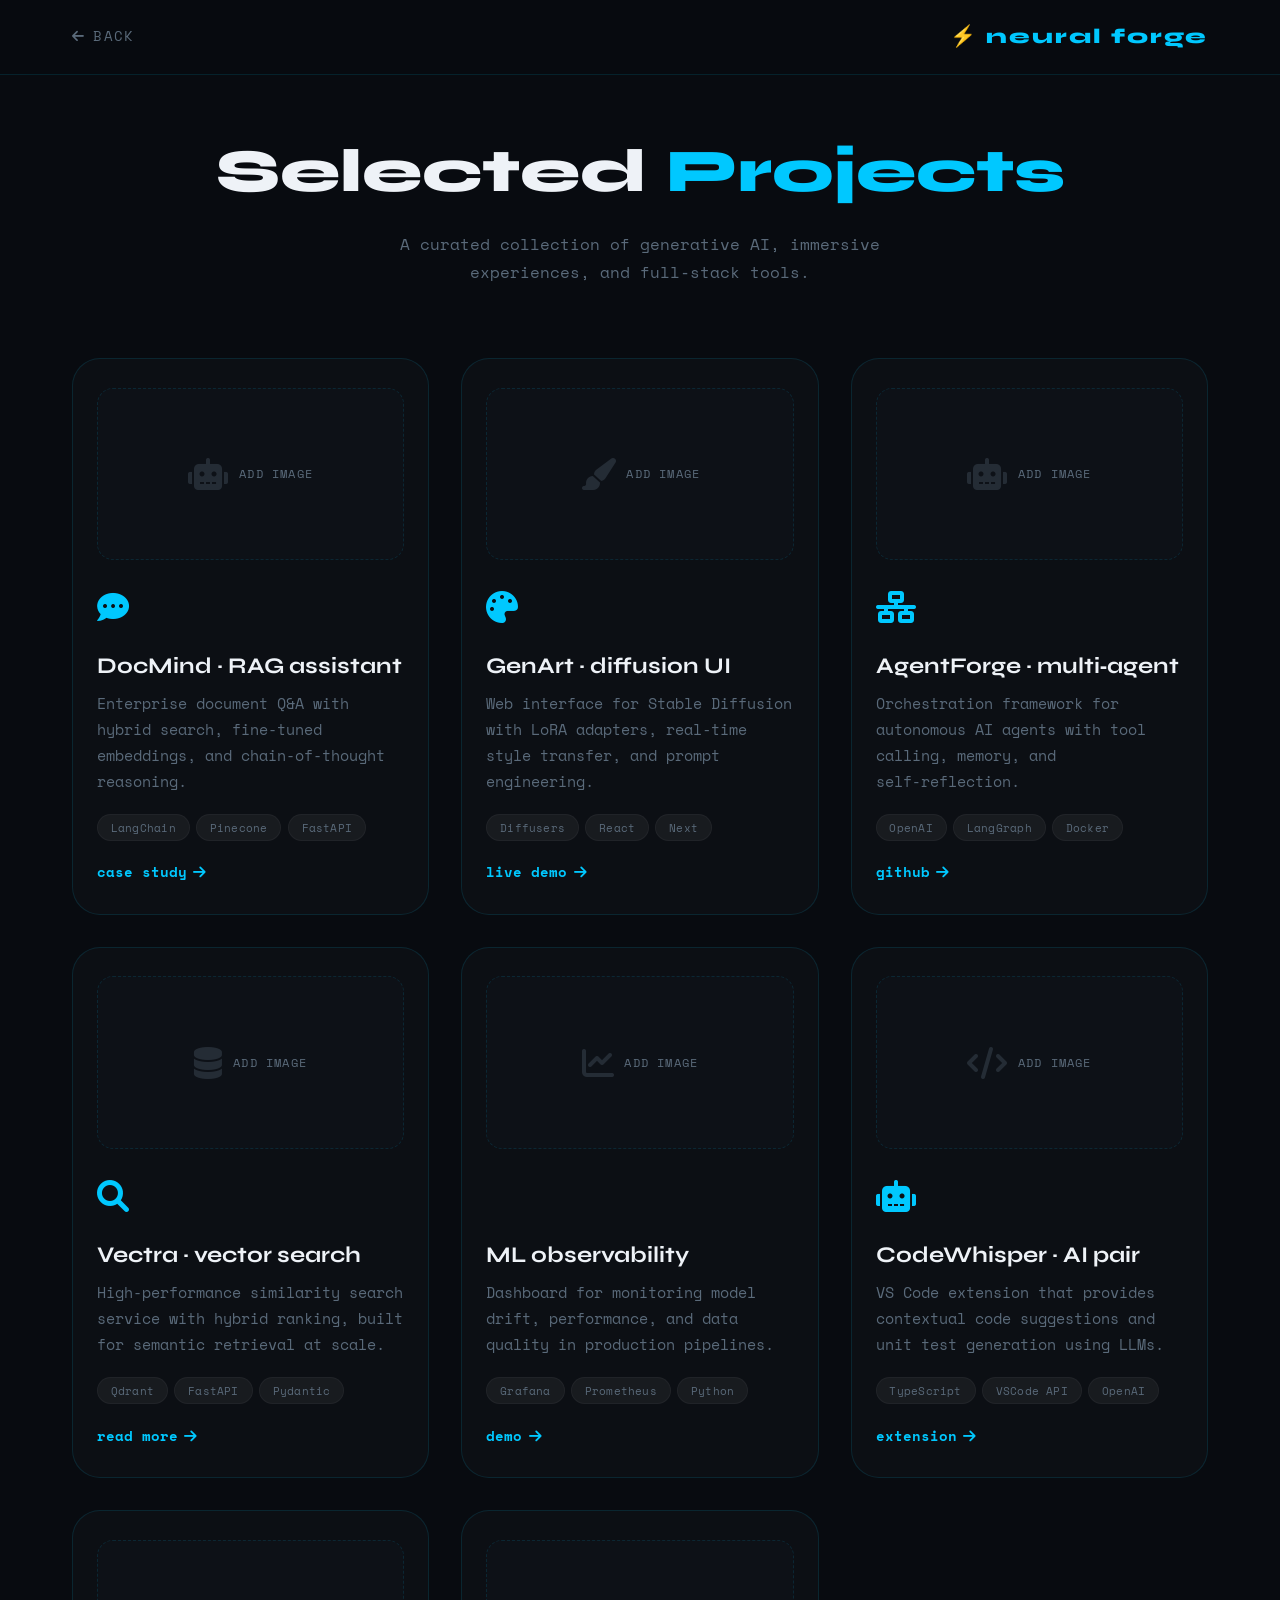
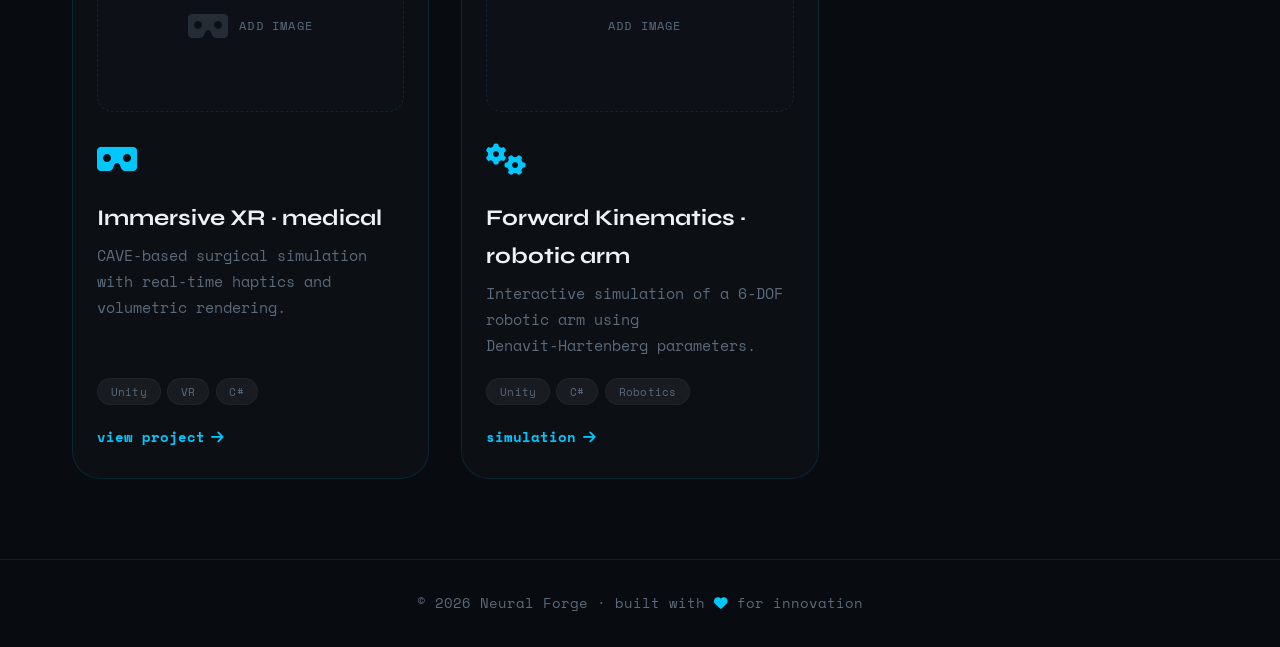
<file: projet1.html>
<!DOCTYPE html>
<html lang="en">
<head>
    <meta charset="UTF-8" />
    <meta name="viewport" content="width=device-width, initial-scale=1.0" />
    <title>Projects · Neural Forge</title>
    <!-- Google Fonts: Syne + Space Mono -->
    <link rel="preconnect" href="https://fonts.googleapis.com" />
    <link href="https://fonts.googleapis.com/css2?family=Syne:wght@400;700;800&family=Space+Mono:ital,wght@0,400;0,700;1,400&display=swap" rel="stylesheet" />
    <!-- Font Awesome (optional icons) -->
    <link rel="stylesheet" href="https://cdnjs.cloudflare.com/ajax/libs/font-awesome/6.0.0-beta3/css/all.min.css" />
    <style>
        /* ----- GLOBAL RESET & VARIABLES (matches your previous theme) ----- */
        :root {
            --bg:        #080b10;
            --bg2:       #0d1117;
            --border:    rgba(0, 200, 255, 0.12);
            --accent:    #00c8ff;
            --accent2:   #7b2fff;
            --text:      #c9d4e0;
            --text-dim:  #5a6a7a;
            --white:     #eef2f7;
            --font-head: 'Syne', sans-serif;
            --font-mono: 'Space Mono', monospace;
        }
        *, *::before, *::after { box-sizing: border-box; margin: 0; padding: 0; }
        html { scroll-behavior: smooth; }
        body {
            background: var(--bg);
            color: var(--text);
            font-family: var(--font-mono);
            font-size: 15px;
            line-height: 1.7;
            overflow-x: hidden;
        }
        a { color: var(--accent); text-decoration: none; transition: 0.2s; }
        a:hover { color: var(--white); }

        .container {
            max-width: 1200px;
            margin: 0 auto;
            padding: 0 2rem;
        }

        /* ----- NAV (minimal) ----- */
        nav {
            position: fixed;
            top: 0; left: 0; right: 0;
            z-index: 100;
            background: rgba(8,11,16,0.85);
            backdrop-filter: blur(14px);
            border-bottom: 1px solid var(--border);
            padding: 1.2rem 0;
        }
        .nav-inner {
            max-width: 1200px;
            margin: 0 auto;
            padding: 0 2rem;
            display: flex;
            justify-content: space-between;
            align-items: center;
        }
        .nav-logo {
            font-family: var(--font-head);
            font-weight: 800;
            font-size: 1.3rem;
            color: var(--accent);
            letter-spacing: 0.1em;
        }
        .back-link {
            color: var(--text-dim);
            font-size: 0.85rem;
            letter-spacing: 0.1em;
            text-transform: uppercase;
            transition: color 0.2s;
            display: flex;
            align-items: center;
            gap: 0.5rem;
        }
        .back-link:hover { color: var(--accent); }

        /* ----- PROJECT GRID HEADER ----- */
        .page-header {
            padding: 120px 0 40px;
            text-align: center;
        }
        .page-header h1 {
            font-family: var(--font-head);
            font-size: clamp(2.2rem, 5vw, 3.8rem);
            font-weight: 800;
            color: var(--white);
            margin-bottom: 0.5rem;
        }
        .page-header .accent { color: var(--accent); }
        .page-header p {
            color: var(--text-dim);
            max-width: 600px;
            margin: 0 auto;
            font-size: 1rem;
        }

        /* ----- CUSTOMIZABLE PROJECT GRID ----- */
        .projects-grid {
            display: grid;
            grid-template-columns: repeat(auto-fill, minmax(320px, 1fr));
            gap: 2rem;
            padding: 2rem 0 5rem;
        }

        /* Each project card — matches the style of your previous "project-card" */
        .project-card {
            background: rgba(255, 255, 255, 0.02);
            border: 1px solid var(--border);
            border-radius: 28px;
            padding: 1.8rem 1.5rem;
            transition: background 0.2s, transform 0.2s, border-color 0.2s;
            display: flex;
            flex-direction: column;
        }
        .project-card:hover {
            background: rgba(255, 255, 255, 0.04);
            transform: translateY(-6px);
            border-color: rgba(0, 200, 255, 0.3);
        }
        .project-icon {
            font-size: 2rem;
            color: var(--accent);
            margin-bottom: 0.8rem;
        }
        .project-card h3 {
            font-family: var(--font-head);
            font-size: 1.4rem;
            font-weight: 700;
            color: var(--white);
            margin-bottom: 0.4rem;
        }
        .project-card p {
            color: var(--text-dim);
            font-size: 0.95rem;
            margin-bottom: 1.2rem;
            flex: 1;
        }
        .project-tags {
            display: flex;
            flex-wrap: wrap;
            gap: 0.4rem;
            margin-bottom: 1.2rem;
        }
        .project-tags span {
            background: rgba(255, 255, 255, 0.05);
            padding: 0.2rem 0.8rem;
            border-radius: 40px;
            font-size: 0.7rem;
            font-weight: 500;
            color: var(--text-dim);
            letter-spacing: 0.02em;
            border: 1px solid rgba(255,255,255,0.04);
        }
        .project-link {
            font-weight: 600;
            font-size: 0.9rem;
            display: inline-flex;
            align-items: center;
            gap: 0.4rem;
            transition: gap 0.2s;
            margin-top: auto;
        }
        .project-link i { transition: transform 0.2s; }
        .project-link:hover i { transform: translateX(4px); }

        /* ----- IMAGE PLACEHOLDER (replace with your own) ----- */
        .project-img-placeholder {
            width: 100%;
            aspect-ratio: 16 / 9;
            background: var(--bg2);
            border: 1px dashed var(--border);
            border-radius: 16px;
            display: flex;
            align-items: center;
            justify-content: center;
            color: var(--text-dim);
            font-size: 0.75rem;
            letter-spacing: 0.1em;
            text-transform: uppercase;
            margin-bottom: 1.2rem;
            transition: border-color 0.3s;
        }
        .project-card:hover .project-img-placeholder {
            border-color: var(--accent);
        }
        .project-img-placeholder i {
            font-size: 2rem;
            margin-right: 0.6rem;
            opacity: 0.3;
        }

        /* ----- RESPONSIVE ----- */
        @media (max-width: 768px) {
            .projects-grid { grid-template-columns: 1fr; }
        }
        @media (max-width: 480px) {
            .container { padding: 0 1.2rem; }
        }

        /* ----- UTILITY (accent) ----- */
        .accent { color: var(--accent); }
    </style>
</head>
<body>

    <!-- ===== NAV ===== -->
    <nav>
        <div class="nav-inner">
            <a href="../index.html" class="back-link"><i class="fas fa-arrow-left"></i> back</a>
            <span class="nav-logo">⚡ neural forge</span>
        </div>
    </nav>

    <!-- ===== PAGE HEADER ===== -->
    <section class="page-header">
        <div class="container">
            <h1>Selected <span class="accent">Projects</span></h1>
            <p>A curated collection of generative AI, immersive experiences, and full‑stack tools.</p>
        </div>
    </section>

    <!-- ===== PROJECT GRID (customise each card) ===== -->
    <section>
        <div class="container">
            <div class="projects-grid">

                <!-- 1️⃣ PROJECT CARD – copy/paste this block to add more -->
                <div class="project-card">
                    <div class="project-img-placeholder">
                        <i class="fas fa-robot"></i> Add image
                    </div>
                    <div class="project-icon"><i class="fas fa-comment-dots"></i></div>
                    <h3>DocMind · RAG assistant</h3>
                    <p>Enterprise document Q&A with hybrid search, fine‑tuned embeddings, and chain‑of‑thought reasoning.</p>
                    <div class="project-tags">
                        <span>LangChain</span>
                        <span>Pinecone</span>
                        <span>FastAPI</span>
                    </div>
                    <a href="#" class="project-link">case study <i class="fas fa-arrow-right"></i></a>
                </div>

                <!-- 2️⃣ -->
                <div class="project-card">
                    <div class="project-img-placeholder">
                        <i class="fas fa-paint-brush"></i> Add image
                    </div>
                    <div class="project-icon"><i class="fas fa-palette"></i></div>
                    <h3>GenArt · diffusion UI</h3>
                    <p>Web interface for Stable Diffusion with LoRA adapters, real‑time style transfer, and prompt engineering.</p>
                    <div class="project-tags">
                        <span>Diffusers</span>
                        <span>React</span>
                        <span>Next</span>
                    </div>
                    <a href="#" class="project-link">live demo <i class="fas fa-arrow-right"></i></a>
                </div>

                <!-- 3️⃣ -->
                <div class="project-card">
                    <div class="project-img-placeholder">
                        <i class="fas fa-robot"></i> Add image
                    </div>
                    <div class="project-icon"><i class="fas fa-network-wired"></i></div>
                    <h3>AgentForge · multi‑agent</h3>
                    <p>Orchestration framework for autonomous AI agents with tool calling, memory, and self‑reflection.</p>
                    <div class="project-tags">
                        <span>OpenAI</span>
                        <span>LangGraph</span>
                        <span>Docker</span>
                    </div>
                    <a href="#" class="project-link">github <i class="fas fa-arrow-right"></i></a>
                </div>

                <!-- 4️⃣ -->
                <div class="project-card">
                    <div class="project-img-placeholder">
                        <i class="fas fa-database"></i> Add image
                    </div>
                    <div class="project-icon"><i class="fas fa-magnifying-glass"></i></div>
                    <h3>Vectra · vector search</h3>
                    <p>High‑performance similarity search service with hybrid ranking, built for semantic retrieval at scale.</p>
                    <div class="project-tags">
                        <span>Qdrant</span>
                        <span>FastAPI</span>
                        <span>Pydantic</span>
                    </div>
                    <a href="#" class="project-link">read more <i class="fas fa-arrow-right"></i></a>
                </div>

                <!-- 5️⃣ -->
                <div class="project-card">
                    <div class="project-img-placeholder">
                        <i class="fas fa-chart-line"></i> Add image
                    </div>
                    <div class="project-icon"><i class="fas fa-chart-simple"></i></div>
                    <h3>ML observability</h3>
                    <p>Dashboard for monitoring model drift, performance, and data quality in production pipelines.</p>
                    <div class="project-tags">
                        <span>Grafana</span>
                        <span>Prometheus</span>
                        <span>Python</span>
                    </div>
                    <a href="#" class="project-link">demo <i class="fas fa-arrow-right"></i></a>
                </div>

                <!-- 6️⃣ -->
                <div class="project-card">
                    <div class="project-img-placeholder">
                        <i class="fas fa-code"></i> Add image
                    </div>
                    <div class="project-icon"><i class="fas fa-robot"></i></div>
                    <h3>CodeWhisper · AI pair</h3>
                    <p>VS Code extension that provides contextual code suggestions and unit test generation using LLMs.</p>
                    <div class="project-tags">
                        <span>TypeScript</span>
                        <span>VSCode API</span>
                        <span>OpenAI</span>
                    </div>
                    <a href="#" class="project-link">extension <i class="fas fa-arrow-right"></i></a>
                </div>

                <!-- 7️⃣ – add your own custom project -->
                <div class="project-card">
                    <div class="project-img-placeholder">
                        <i class="fas fa-vr-cardboard"></i> Add image
                    </div>
                    <div class="project-icon"><i class="fas fa-vr-cardboard"></i></div>
                    <h3>Immersive XR · medical</h3>
                    <p>CAVE‑based surgical simulation with real‑time haptics and volumetric rendering.</p>
                    <div class="project-tags">
                        <span>Unity</span>
                        <span>VR</span>
                        <span>C#</span>
                    </div>
                    <a href="#" class="project-link">view project <i class="fas fa-arrow-right"></i></a>
                </div>

                <!-- 8️⃣ -->
                <div class="project-card">
                    <div class="project-img-placeholder">
                        <i class="fas fa-arrows-spin"></i> Add image
                    </div>
                    <div class="project-icon"><i class="fas fa-cogs"></i></div>
                    <h3>Forward Kinematics · robotic arm</h3>
                    <p>Interactive simulation of a 6‑DOF robotic arm using Denavit‑Hartenberg parameters.</p>
                    <div class="project-tags">
                        <span>Unity</span>
                        <span>C#</span>
                        <span>Robotics</span>
                    </div>
                    <a href="#" class="project-link">simulation <i class="fas fa-arrow-right"></i></a>
                </div>

            </div> <!-- /projects-grid -->
        </div> <!-- /container -->
    </section>

    <!-- ===== FOOTER ===== -->
    <footer style="border-top:1px solid var(--border); padding: 2rem 0; text-align: center; color: var(--text-dim); font-size:0.85rem;">
        <div class="container">
            <span>© 2026 Neural Forge · built with <i class="fas fa-heart" style="color: var(--accent);"></i> for innovation</span>
        </div>
    </footer>

    <!-- simple script to keep the "accent" feel – nothing fancy -->
    <script>
        console.log('✨ Customise your projects – edit the .project-card blocks inside .projects-grid');
    </script>

</body>
</html>
</file>
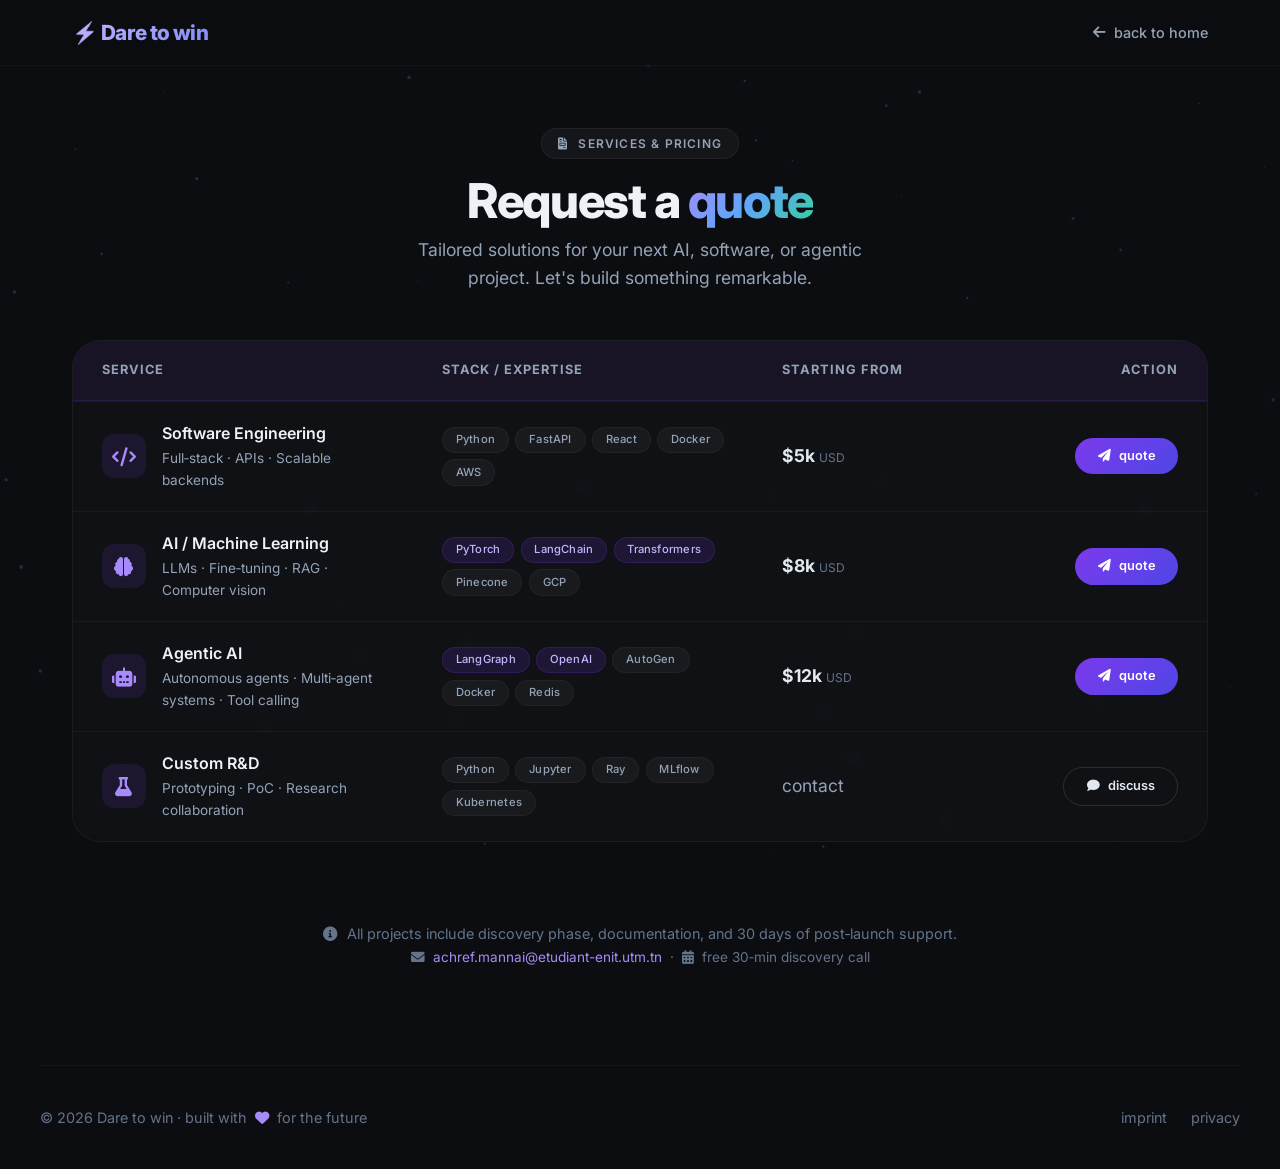
<file: quote.html>
<!DOCTYPE html>
<html lang="en">
<head>
    <meta charset="UTF-8" />
    <meta name="viewport" content="width=device-width, initial-scale=1.0" />
    <title>Quote · Services — Dare to win</title>
    <!-- Fonts & Icons -->
    <link rel="preconnect" href="https://fonts.googleapis.com" />
    <link rel="preconnect" href="https://fonts.gstatic.com" crossorigin />
    <link href="https://fonts.googleapis.com/css2?family=Inter:opsz,wght@14..32,300;14..32,400;14..32,600;14..32,700;14..32,800&display=swap" rel="stylesheet" />
    <link rel="stylesheet" href="https://cdnjs.cloudflare.com/ajax/libs/font-awesome/6.0.0-beta3/css/all.min.css" />
    <style>
        * {
            margin: 0;
            padding: 0;
            box-sizing: border-box;
        }

        body {
            background: #0b0d10;
            font-family: 'Inter', -apple-system, BlinkMacSystemFont, sans-serif;
            color: #eef2f6;
            line-height: 1.6;
            overflow-x: hidden;
            min-height: 100vh;
        }

        .container {
            max-width: 1200px;
            margin: 0 auto;
            padding: 0 2rem;
        }

        /* glow & badges */
        .glow-text {
            background: linear-gradient(135deg, #a78bfa, #60a5fa, #34d399);
            -webkit-background-clip: text;
            background-clip: text;
            color: transparent;
            display: inline-block;
        }

        .section-badge {
            display: inline-block;
            font-size: 0.75rem;
            font-weight: 600;
            letter-spacing: 0.1em;
            text-transform: uppercase;
            color: #94a3b8;
            background: rgba(255, 255, 255, 0.04);
            padding: 0.3rem 1rem;
            border-radius: 100px;
            border: 1px solid rgba(255, 255, 255, 0.06);
            margin-bottom: 1rem;
        }

        /* navigation */
        nav {
            position: fixed;
            top: 0;
            left: 0;
            right: 0;
            z-index: 50;
            padding: 1rem 0;
            background: rgba(11, 13, 16, 0.7);
            backdrop-filter: blur(16px);
            border-bottom: 1px solid rgba(255, 255, 255, 0.04);
        }

        .nav-inner {
            display: flex;
            justify-content: space-between;
            align-items: center;
        }

        .logo {
            font-weight: 800;
            font-size: 1.3rem;
            letter-spacing: -0.03em;
            background: linear-gradient(135deg, #c4b5fd, #818cf8);
            -webkit-background-clip: text;
            background-clip: text;
            color: transparent;
            text-decoration: none;
        }

        .back-link {
            color: #94a3b8;
            text-decoration: none;
            font-size: 0.9rem;
            font-weight: 500;
            display: inline-flex;
            align-items: center;
            gap: 0.5rem;
            transition: color 0.2s;
        }

        .back-link:hover {
            color: #a78bfa;
        }

        /* hero */
        .quote-hero {
            padding: 8rem 0 3rem;
        }

        .quote-header {
            text-align: center;
            margin-bottom: 3rem;
        }

        .quote-header h1 {
            font-size: 3rem;
            font-weight: 800;
            letter-spacing: -0.03em;
            line-height: 1.1;
            margin-bottom: 0.5rem;
        }

        .quote-header p {
            color: #94a3b8;
            max-width: 500px;
            margin: 0 auto;
            font-size: 1.1rem;
        }

        /* table container */
        .table-wrapper {
            background: rgba(255, 255, 255, 0.02);
            border: 1px solid rgba(255, 255, 255, 0.05);
            border-radius: 28px;
            overflow: hidden;
            backdrop-filter: blur(4px);
            margin-bottom: 3rem;
        }

        .quote-table {
            width: 100%;
            border-collapse: collapse;
            font-size: 0.95rem;
        }

        .quote-table thead {
            background: rgba(124, 58, 237, 0.08);
            border-bottom: 2px solid rgba(124, 58, 237, 0.15);
        }

        .quote-table th {
            text-align: left;
            padding: 1.2rem 1.8rem;
            font-weight: 700;
            font-size: 0.8rem;
            text-transform: uppercase;
            letter-spacing: 0.08em;
            color: #94a3b8;
        }

        .quote-table td {
            padding: 1.2rem 1.8rem;
            border-bottom: 1px solid rgba(255, 255, 255, 0.04);
            vertical-align: middle;
        }

        .quote-table tbody tr {
            transition: background 0.2s;
        }

        .quote-table tbody tr:hover {
            background: rgba(255, 255, 255, 0.03);
        }

        .quote-table tbody tr:last-child td {
            border-bottom: none;
        }

        /* service icon & name */
        .service-cell {
            display: flex;
            align-items: center;
            gap: 1rem;
        }

        .service-icon {
            width: 44px;
            height: 44px;
            border-radius: 12px;
            background: rgba(124, 58, 237, 0.12);
            display: flex;
            align-items: center;
            justify-content: center;
            font-size: 1.2rem;
            color: #a78bfa;
            flex-shrink: 0;
        }

        .service-name {
            font-weight: 600;
            font-size: 1rem;
        }

        .service-desc {
            color: #94a3b8;
            font-size: 0.85rem;
            display: block;
            margin-top: 0.1rem;
        }

        /* tags in table */
        .tag-group {
            display: flex;
            flex-wrap: wrap;
            gap: 0.4rem;
        }

        .tag-group span {
            background: rgba(255, 255, 255, 0.04);
            padding: 0.2rem 0.8rem;
            border-radius: 40px;
            font-size: 0.7rem;
            font-weight: 500;
            color: #94a3b8;
            border: 1px solid rgba(255, 255, 255, 0.04);
            letter-spacing: 0.02em;
        }

        .tag-group span.highlight {
            background: rgba(124, 58, 237, 0.15);
            color: #c4b5fd;
            border-color: rgba(124, 58, 237, 0.2);
        }

        /* price & CTA */
        .price-cell {
            font-weight: 700;
            font-size: 1.1rem;
            color: #e2e8f0;
            white-space: nowrap;
        }

        .price-cell small {
            font-weight: 400;
            font-size: 0.75rem;
            color: #64748b;
        }

        .btn-quote {
            background: linear-gradient(135deg, #7c3aed, #4f46e5);
            border: none;
            padding: 0.5rem 1.4rem;
            border-radius: 60px;
            font-weight: 600;
            font-size: 0.8rem;
            color: white;
            cursor: pointer;
            transition: transform 0.2s, box-shadow 0.2s;
            text-decoration: none;
            display: inline-flex;
            align-items: center;
            gap: 0.5rem;
            white-space: nowrap;
        }

        .btn-quote:hover {
            transform: translateY(-2px);
            box-shadow: 0 8px 25px -6px rgba(79, 70, 229, 0.4);
        }

        .btn-quote-outline {
            background: transparent;
            border: 1px solid rgba(255, 255, 255, 0.12);
            padding: 0.5rem 1.4rem;
            border-radius: 60px;
            font-weight: 600;
            font-size: 0.8rem;
            color: #e2e8f0;
            cursor: pointer;
            transition: background 0.2s;
            text-decoration: none;
            display: inline-flex;
            align-items: center;
            gap: 0.5rem;
            white-space: nowrap;
        }

        .btn-quote-outline:hover {
            background: rgba(255, 255, 255, 0.05);
        }

        /* footer note */
        .quote-footer {
            text-align: center;
            padding: 2rem 0 3rem;
            color: #64748b;
            font-size: 0.9rem;
        }

        .quote-footer a {
            color: #a78bfa;
            text-decoration: none;
        }

        .quote-footer a:hover {
            color: #c4b5fd;
        }

        /* footer */
        .footer {
            padding: 2.5rem 0;
            border-top: 1px solid rgba(255, 255, 255, 0.04);
            display: flex;
            justify-content: space-between;
            align-items: center;
            flex-wrap: wrap;
            gap: 1rem;
            color: #64748b;
            font-size: 0.9rem;
        }

        /* responsive */
        @media (max-width: 900px) {
            .quote-table {
                font-size: 0.85rem;
            }
            .quote-table th,
            .quote-table td {
                padding: 1rem 1.2rem;
            }
            .quote-header h1 {
                font-size: 2.2rem;
            }
            .service-cell {
                flex-direction: column;
                align-items: flex-start;
                gap: 0.4rem;
            }
            .service-icon {
                width: 36px;
                height: 36px;
                font-size: 1rem;
            }
            .price-cell {
                font-size: 1rem;
            }
        }

        @media (max-width: 700px) {
            .container {
                padding: 0 1.2rem;
            }

            .quote-table thead {
                display: none;
            }

            .quote-table,
            .quote-table tbody,
            .quote-table tr,
            .quote-table td {
                display: block;
                width: 100%;
            }

            .quote-table tr {
                margin-bottom: 1.5rem;
                border: 1px solid rgba(255, 255, 255, 0.05);
                border-radius: 18px;
                padding: 1.2rem;
                background: rgba(255, 255, 255, 0.01);
            }

            .quote-table td {
                padding: 0.4rem 0;
                border-bottom: none;
                display: flex;
                justify-content: space-between;
                align-items: center;
                flex-wrap: wrap;
            }

            .quote-table td::before {
                content: attr(data-label);
                font-weight: 600;
                font-size: 0.7rem;
                text-transform: uppercase;
                letter-spacing: 0.05em;
                color: #64748b;
                min-width: 90px;
            }

            .quote-table td:last-child {
                border-bottom: none;
            }

            .service-cell {
                flex-direction: row;
                align-items: center;
                width: 100%;
            }

            .service-cell::before {
                display: none;
            }

            .tag-group {
                justify-content: flex-end;
            }

            .price-cell {
                font-size: 1rem;
            }

            .btn-quote,
            .btn-quote-outline {
                font-size: 0.75rem;
                padding: 0.4rem 1rem;
            }
        }

        @media (max-width: 500px) {
            .quote-header h1 {
                font-size: 1.8rem;
            }
            .tag-group span {
                font-size: 0.6rem;
            }
        }

        ::selection {
            background: #7c3aed;
            color: white;
        }
        ::-webkit-scrollbar {
            width: 8px;
        }
        ::-webkit-scrollbar-track {
            background: #0b0d10;
        }
        ::-webkit-scrollbar-thumb {
            background: #2d2f3a;
            border-radius: 8px;
        }
        ::-webkit-scrollbar-thumb:hover {
            background: #4f46e5;
        }
    </style>
</head>
<body>

    <!-- NAVIGATION -->
    <nav>
        <div class="container nav-inner">
            <a href="index.html" class="logo">⚡ Dare to win</a>
            <a href="index.html#contact" class="back-link"><i class="fas fa-arrow-left"></i> back to home</a>
        </div>
    </nav>

    <!-- QUOTE PAGE -->
    <section class="quote-hero">
        <div class="container">

            <div class="quote-header">
                <span class="section-badge"><i class="fas fa-file-invoice" style="margin-right: 6px;"></i> services &amp; pricing</span>
                <h1>Request a <span class="glow-text">quote</span></h1>
                <p>Tailored solutions for your next AI, software, or agentic project. Let's build something remarkable.</p>
            </div>

            <!-- TABLE -->
            <div class="table-wrapper">
                <table class="quote-table">
                    <thead>
                        <tr>
                            <th style="width: 30%;">Service</th>
                            <th style="width: 30%;">Stack / Expertise</th>
                            <th style="width: 20%;">Starting from</th>
                            <th style="width: 20%; text-align: right;">Action</th>
                        </tr>
                    </thead>
                    <tbody>
                        <!-- Software Engineering -->
                        <tr>
                            <td data-label="Service">
                                <div class="service-cell">
                                    <div class="service-icon"><i class="fas fa-code"></i></div>
                                    <div>
                                        <span class="service-name">Software Engineering</span>
                                        <span class="service-desc">Full‑stack · APIs · Scalable backends</span>
                                    </div>
                                </div>
                            </td>
                            <td data-label="Stack">
                                <div class="tag-group">
                                    <span>Python</span>
                                    <span>FastAPI</span>
                                    <span>React</span>
                                    <span>Docker</span>
                                    <span>AWS</span>
                                </div>
                            </td>
                            <td data-label="Starting from" class="price-cell">
                                $5k <small>USD</small>
                            </td>
                            <td data-label="Action" style="text-align: right;">
                                <a href="#" class="btn-quote"><i class="fas fa-paper-plane"></i> quote</a>
                            </td>
                        </tr>

                        <!-- AI / ML -->
                        <tr>
                            <td data-label="Service">
                                <div class="service-cell">
                                    <div class="service-icon"><i class="fas fa-brain"></i></div>
                                    <div>
                                        <span class="service-name">AI / Machine Learning</span>
                                        <span class="service-desc">LLMs · Fine‑tuning · RAG · Computer vision</span>
                                    </div>
                                </div>
                            </td>
                            <td data-label="Stack">
                                <div class="tag-group">
                                    <span class="highlight">PyTorch</span>
                                    <span class="highlight">LangChain</span>
                                    <span class="highlight">Transformers</span>
                                    <span>Pinecone</span>
                                    <span>GCP</span>
                                </div>
                            </td>
                            <td data-label="Starting from" class="price-cell">
                                $8k <small>USD</small>
                            </td>
                            <td data-label="Action" style="text-align: right;">
                                <a href="#" class="btn-quote"><i class="fas fa-paper-plane"></i> quote</a>
                            </td>
                        </tr>

                        <!-- Agentic AI -->
                        <tr>
                            <td data-label="Service">
                                <div class="service-cell">
                                    <div class="service-icon"><i class="fas fa-robot"></i></div>
                                    <div>
                                        <span class="service-name">Agentic AI</span>
                                        <span class="service-desc">Autonomous agents · Multi‑agent systems · Tool calling</span>
                                    </div>
                                </div>
                            </td>
                            <td data-label="Stack">
                                <div class="tag-group">
                                    <span class="highlight">LangGraph</span>
                                    <span class="highlight">OpenAI</span>
                                    <span>AutoGen</span>
                                    <span>Docker</span>
                                    <span>Redis</span>
                                </div>
                            </td>
                            <td data-label="Starting from" class="price-cell">
                                $12k <small>USD</small>
                            </td>
                            <td data-label="Action" style="text-align: right;">
                                <a href="#" class="btn-quote"><i class="fas fa-paper-plane"></i> quote</a>
                            </td>
                        </tr>

                        <!-- Custom / Research -->
                        <tr>
                            <td data-label="Service">
                                <div class="service-cell">
                                    <div class="service-icon"><i class="fas fa-flask"></i></div>
                                    <div>
                                        <span class="service-name">Custom R&amp;D</span>
                                        <span class="service-desc">Prototyping · PoC · Research collaboration</span>
                                    </div>
                                </div>
                            </td>
                            <td data-label="Stack">
                                <div class="tag-group">
                                    <span>Python</span>
                                    <span>Jupyter</span>
                                    <span>Ray</span>
                                    <span>MLflow</span>
                                    <span>Kubernetes</span>
                                </div>
                            </td>
                            <td data-label="Starting from" class="price-cell">
                                <span style="color: #94a3b8; font-weight: 400;">contact</span>
                            </td>
                            <td data-label="Action" style="text-align: right;">
                                <a href="#" class="btn-quote-outline"><i class="fas fa-comment"></i> discuss</a>
                            </td>
                        </tr>
                    </tbody>
                </table>
            </div>

            <!-- Footer note -->
            <div class="quote-footer">
                <p>
                    <i class="fas fa-info-circle" style="color: #64748b; margin-right: 6px;"></i>
                    All projects include discovery phase, documentation, and 30 days of post‑launch support.
                    <br />
                    <span style="font-size: 0.85rem; color: #64748b;">
                        <i class="fas fa-envelope" style="margin-right: 4px;"></i>
                        <a href="mailto:achref.mannai@etudiant-enit.utm.tn">achref.mannai@etudiant-enit.utm.tn</a>
                        &nbsp;·&nbsp;
                        <i class="fas fa-calendar-alt" style="margin-right: 4px;"></i>
                        free 30‑min discovery call
                    </span>
                </p>
            </div>

        </div>
    </section>

    <!-- FOOTER -->
    <footer class="container footer">
        <span>© 2026 Dare to win · built with <i class="fas fa-heart" style="color: #a78bfa; margin: 0 4px;"></i> for the future</span>
        <span style="display: flex; gap: 1.5rem;">
            <a href="#" style="color: #64748b; text-decoration: none;">imprint</a>
            <a href="#" style="color: #64748b; text-decoration: none;">privacy</a>
        </span>
    </footer>

    <!-- particles (same as index) -->
    <script>
        (function() {
            const canvas = document.createElement('canvas');
            canvas.style.position = 'fixed';
            canvas.style.top = '0';
            canvas.style.left = '0';
            canvas.style.width = '100%';
            canvas.style.height = '100%';
            canvas.style.pointerEvents = 'none';
            canvas.style.zIndex = '-1';
            document.body.prepend(canvas);
            const ctx = canvas.getContext('2d');

            function resize() {
                canvas.width = window.innerWidth;
                canvas.height = window.innerHeight;
            }
            window.addEventListener('resize', resize);
            resize();

            const particles = [];
            const count = 70;
            for (let i = 0; i < count; i++) {
                particles.push({
                    x: Math.random() * canvas.width,
                    y: Math.random() * canvas.height,
                    r: Math.random() * 1.5 + 0.5,
                    dx: (Math.random() - 0.5) * 0.3,
                    dy: (Math.random() - 0.5) * 0.3,
                });
            }

            function draw() {
                ctx.clearRect(0, 0, canvas.width, canvas.height);
                for (const p of particles) {
                    ctx.beginPath();
                    ctx.arc(p.x, p.y, p.r, 0, Math.PI * 2);
                    ctx.fillStyle = 'rgba(167, 139, 250, 0.2)';
                    ctx.fill();
                    p.x += p.dx;
                    p.y += p.dy;
                    if (p.x < 0 || p.x > canvas.width) p.dx *= -1;
                    if (p.y < 0 || p.y > canvas.height) p.dy *= -1;
                }
                requestAnimationFrame(draw);
            }
            draw();
        })();
    </script>

</body>
</html>
</file>
<file: vocal-pipeline-diagram.css>
* {
            margin: 0;
            padding: 0;
            box-sizing: border-box;
        }

        body {
            background: #0b0d10;
            font-family: 'Inter', -apple-system, BlinkMacSystemFont, sans-serif;
            color: #eef2f6;
            line-height: 1.6;
            overflow-x: hidden;
        }

        .container {
            max-width: 1200px;
            margin: 0 auto;
            padding: 0 2rem;
        }

        .glow-text {
            background: linear-gradient(135deg, #a78bfa, #60a5fa, #34d399);
            -webkit-background-clip: text;
            background-clip: text;
            color: transparent;
            display: inline-block;
        }

        .glow-text-purple {
            background: linear-gradient(135deg, #a78bfa, #818cf8);
            -webkit-background-clip: text;
            background-clip: text;
            color: transparent;
        }

        .section-badge {
            display: inline-block;
            font-size: 0.75rem;
            font-weight: 600;
            letter-spacing: 0.1em;
            text-transform: uppercase;
            color: #94a3b8;
            background: rgba(255, 255, 255, 0.04);
            padding: 0.3rem 1rem;
            border-radius: 100px;
            border: 1px solid rgba(255, 255, 255, 0.06);
            margin-bottom: 1rem;
        }

        .badge-tech {
            background: rgba(124, 58, 237, 0.15);
            color: #c4b5fd;
            padding: 0.2rem 0.9rem;
            border-radius: 40px;
            font-size: 0.7rem;
            font-weight: 600;
            border: 1px solid rgba(124, 58, 237, 0.2);
            letter-spacing: 0.02em;
        }

        .badge-algo {
            background: rgba(243, 156, 18, 0.15);
            color: #fbbf24;
            padding: 0.2rem 0.9rem;
            border-radius: 40px;
            font-size: 0.7rem;
            font-weight: 600;
            border: 1px solid rgba(243, 156, 18, 0.2);
            letter-spacing: 0.02em;
        }

        .badge-ai {
            background: rgba(52, 211, 153, 0.15);
            color: #34d399;
            padding: 0.2rem 0.9rem;
            border-radius: 40px;
            font-size: 0.7rem;
            font-weight: 600;
            border: 1px solid rgba(52, 211, 153, 0.2);
            letter-spacing: 0.02em;
        }

        .badge-cloud {
            background: rgba(96, 165, 250, 0.15);
            color: #60a5fa;
            padding: 0.2rem 0.9rem;
            border-radius: 40px;
            font-size: 0.7rem;
            font-weight: 600;
            border: 1px solid rgba(96, 165, 250, 0.2);
            letter-spacing: 0.02em;
        }

        h1 {
            font-size: 3rem;
            font-weight: 800;
            letter-spacing: -0.03em;
            line-height: 1.1;
        }

        h2 {
            font-size: 1.8rem;
            font-weight: 700;
            letter-spacing: -0.02em;
            margin-bottom: 1rem;
        }

        h3 {
            font-size: 1.2rem;
            font-weight: 600;
            margin-bottom: 0.5rem;
        }

        p {
            color: #cbd5e1;
        }

        nav {
            position: fixed;
            top: 0;
            left: 0;
            right: 0;
            z-index: 50;
            padding: 1rem 0;
            background: rgba(11, 13, 16, 0.7);
            backdrop-filter: blur(16px);
            border-bottom: 1px solid rgba(255, 255, 255, 0.04);
        }

        .nav-inner {
            display: flex;
            justify-content: space-between;
            align-items: center;
        }

        .logo {
            font-weight: 800;
            font-size: 1.3rem;
            letter-spacing: -0.03em;
            background: linear-gradient(135deg, #c4b5fd, #818cf8);
            -webkit-background-clip: text;
            background-clip: text;
            color: transparent;
            text-decoration: none;
        }

        .back-link {
            color: #94a3b8;
            text-decoration: none;
            font-size: 0.9rem;
            font-weight: 500;
            display: inline-flex;
            align-items: center;
            gap: 0.5rem;
            transition: color 0.2s;
        }

        .back-link:hover {
            color: #a78bfa;
        }

        .case-hero {
            padding: 8rem 0 3rem;
        }

        .case-header {
            display: flex;
            flex-wrap: wrap;
            justify-content: space-between;
            align-items: flex-end;
            gap: 2rem;
            margin-bottom: 2.5rem;
        }

        .case-meta {
            display: flex;
            flex-wrap: wrap;
            gap: 1rem;
        }

        .case-meta-item {
            display: flex;
            align-items: center;
            gap: 0.4rem;
            color: #94a3b8;
            font-size: 0.9rem;
        }

        .case-meta-item i {
            color: #818cf8;
            width: 1.2rem;
        }

        .cover {
            background: radial-gradient(circle at 20% 30%, rgba(124, 58, 237, 0.15), rgba(11, 13, 16, 0.95));
            border: 1px solid rgba(255, 255, 255, 0.06);
            border-radius: 32px;
            padding: 4rem 2rem;
            text-align: center;
            margin-bottom: 3rem;
            position: relative;
            overflow: hidden;
        }

        .cover .icon-big {
            font-size: 4rem;
            color: #a78bfa;
            margin-bottom: 0.5rem;
        }

        .cover h2 {
            font-size: 2rem;
            margin-bottom: 0.3rem;
        }

        .cover p {
            max-width: 600px;
            margin: 0 auto;
            color: #94a3b8;
        }

        .content-grid {
            display: grid;
            grid-template-columns: 2fr 1fr;
            gap: 3rem;
            margin: 3rem 0;
        }

        .main-col p {
            margin-bottom: 1.2rem;
        }

        .main-col ul {
            list-style: none;
            margin: 1rem 0 1.5rem;
        }

        .main-col ul li {
            padding: 0.4rem 0;
            display: flex;
            align-items: center;
            gap: 0.7rem;
            color: #cbd5e1;
        }

        .main-col ul li i {
            color: #34d399;
            font-size: 0.9rem;
            width: 1.2rem;
        }

        .sidebar {
            display: flex;
            flex-direction: column;
            gap: 2rem;
        }

        .sidebar-card {
            background: rgba(255, 255, 255, 0.02);
            border: 1px solid rgba(255, 255, 255, 0.05);
            border-radius: 24px;
            padding: 1.8rem;
        }

        .sidebar-card h3 {
            font-size: 1rem;
            text-transform: uppercase;
            letter-spacing: 0.05em;
            color: #94a3b8;
            margin-bottom: 1rem;
        }

        .sidebar-card .tech-list {
            display: flex;
            flex-wrap: wrap;
            gap: 0.5rem;
        }

        .sidebar-card .tech-list span {
            background: rgba(255, 255, 255, 0.04);
            padding: 0.3rem 1rem;
            border-radius: 40px;
            font-size: 0.8rem;
            font-weight: 500;
            color: #e2e8f0;
            border: 1px solid rgba(255, 255, 255, 0.04);
        }

        .stat-row {
            display: flex;
            justify-content: space-between;
            padding: 0.6rem 0;
            border-bottom: 1px solid rgba(255, 255, 255, 0.04);
        }

        .stat-row:last-child {
            border-bottom: none;
        }

        .stat-row .label {
            color: #94a3b8;
            font-size: 0.9rem;
        }

        .stat-row .value {
            font-weight: 600;
            color: #e2e8f0;
        }

        /* PlantUML Diagram Container */
        .diagram-container {
            background: rgba(255, 255, 255, 0.02);
            border: 1px solid rgba(255, 255, 255, 0.06);
            border-radius: 20px;
            padding: 2rem;
            margin: 2rem 0;
            overflow-x: auto;
        }

        .diagram-container svg {
            width: 100%;
            height: auto;
            max-width: 100%;
        }

        .diagram-container img {
            width: 100%;
            height: auto;
            max-width: 100%;
            border-radius: 12px;
        }

        .diagram-container .diagram-fallback {
            text-align: center;
            color: #64748b;
            font-size: 0.9rem;
            padding: 2rem 0;
        }

        .diagram-container .diagram-fallback i {
            font-size: 3rem;
            color: #4f46e5;
            margin-bottom: 1rem;
            display: block;
        }

        .diagram-legend {
            display: flex;
            flex-wrap: wrap;
            gap: 1.5rem;
            justify-content: center;
            margin-top: 1.5rem;
            padding-top: 1.5rem;
            border-top: 1px solid rgba(255, 255, 255, 0.05);
        }

        .diagram-legend-item {
            display: flex;
            align-items: center;
            gap: 0.6rem;
            font-size: 0.8rem;
            color: #94a3b8;
        }

        .diagram-legend-item .color-box {
            width: 16px;
            height: 16px;
            border-radius: 4px;
        }

        .color-algo { background: #FDEBD0; border: 1px solid #fbbf24; }
        .color-ai-local { background: #D5F5E3; border: 1px solid #34d399; }
        .color-ai-cloud { background: #EBDEF0; border: 1px solid #a78bfa; }
        .color-routing { background: #FADBD8; border: 1px solid #f87171; }
        .color-node { background: #FCF3CF; border: 1px solid #fbbf24; }
        .color-io { background: #D4E6F1; border: 1px solid #60a5fa; }

        .prompt-box {
            background: rgba(255, 255, 255, 0.03);
            border: 1px solid rgba(255, 255, 255, 0.06);
            border-radius: 16px;
            padding: 1.2rem 1.5rem;
            margin: 1rem 0;
            font-family: 'JetBrains Mono', 'Fira Code', monospace;
            font-size: 0.85rem;
            color: #cbd5e1;
            white-space: pre-wrap;
        }

        .tech-architecture-grid {
            display: grid;
            grid-template-columns: 1fr 1fr 1fr;
            gap: 1rem;
            margin: 1.5rem 0;
        }

        .tech-architecture-card {
            background: rgba(255, 255, 255, 0.02);
            border: 1px solid rgba(255, 255, 255, 0.05);
            border-radius: 16px;
            padding: 1.5rem;
            text-align: center;
        }

        .tech-architecture-card i {
            font-size: 2rem;
            margin-bottom: 0.5rem;
        }

        .tech-architecture-card h4 {
            font-size: 0.9rem;
            font-weight: 600;
            margin-bottom: 0.3rem;
        }

        .tech-architecture-card p {
            font-size: 0.8rem;
            color: #64748b;
        }

        .gallery {
            display: grid;
            grid-template-columns: 1fr 1fr;
            gap: 1.5rem;
            margin: 2rem 0;
        }

        .gallery-item {
            background: rgba(255, 255, 255, 0.02);
            border: 1px solid rgba(255, 255, 255, 0.05);
            border-radius: 20px;
            padding: 2.5rem 1rem;
            text-align: center;
            color: #64748b;
            font-size: 0.85rem;
            transition: background 0.2s;
            min-height: 140px;
            display: flex;
            flex-direction: column;
            justify-content: center;
            align-items: center;
        }

        .gallery-item i {
            font-size: 2.5rem;
            color: #4f46e5;
            margin-bottom: 0.5rem;
        }

        .gallery-item:hover {
            background: rgba(255, 255, 255, 0.04);
        }

        .back-section {
            text-align: center;
            padding: 3rem 0 1rem;
        }

        .back-section a {
            color: #94a3b8;
            text-decoration: none;
            font-weight: 500;
            transition: color 0.2s;
            display: inline-flex;
            align-items: center;
            gap: 0.6rem;
        }

        .back-section a:hover {
            color: #a78bfa;
        }

        .footer {
            padding: 2.5rem 0;
            border-top: 1px solid rgba(255, 255, 255, 0.04);
            display: flex;
            justify-content: space-between;
            align-items: center;
            flex-wrap: wrap;
            gap: 1rem;
            color: #64748b;
            font-size: 0.9rem;
        }

        @media (max-width: 850px) {
            .content-grid {
                grid-template-columns: 1fr;
            }
            .case-header {
                flex-direction: column;
                align-items: flex-start;
            }
            h1 {
                font-size: 2.2rem;
            }
            .gallery {
                grid-template-columns: 1fr;
            }
            .tech-architecture-grid {
                grid-template-columns: 1fr;
            }
        }

        @media (max-width: 500px) {
            .container {
                padding: 0 1.2rem;
            }
            .cover {
                padding: 2rem 1rem;
            }
            .cover h2 {
                font-size: 1.5rem;
            }
        }

        ::selection {
            background: #7c3aed;
            color: white;
        }
        ::-webkit-scrollbar {
            width: 8px;
        }
        ::-webkit-scrollbar-track {
            background: #0b0d10;
        }
        ::-webkit-scrollbar-thumb {
            background: #2d2f3a;
            border-radius: 8px;
        }
        ::-webkit-scrollbar-thumb:hover {
            background: #4f46e5;
        }
</file>
